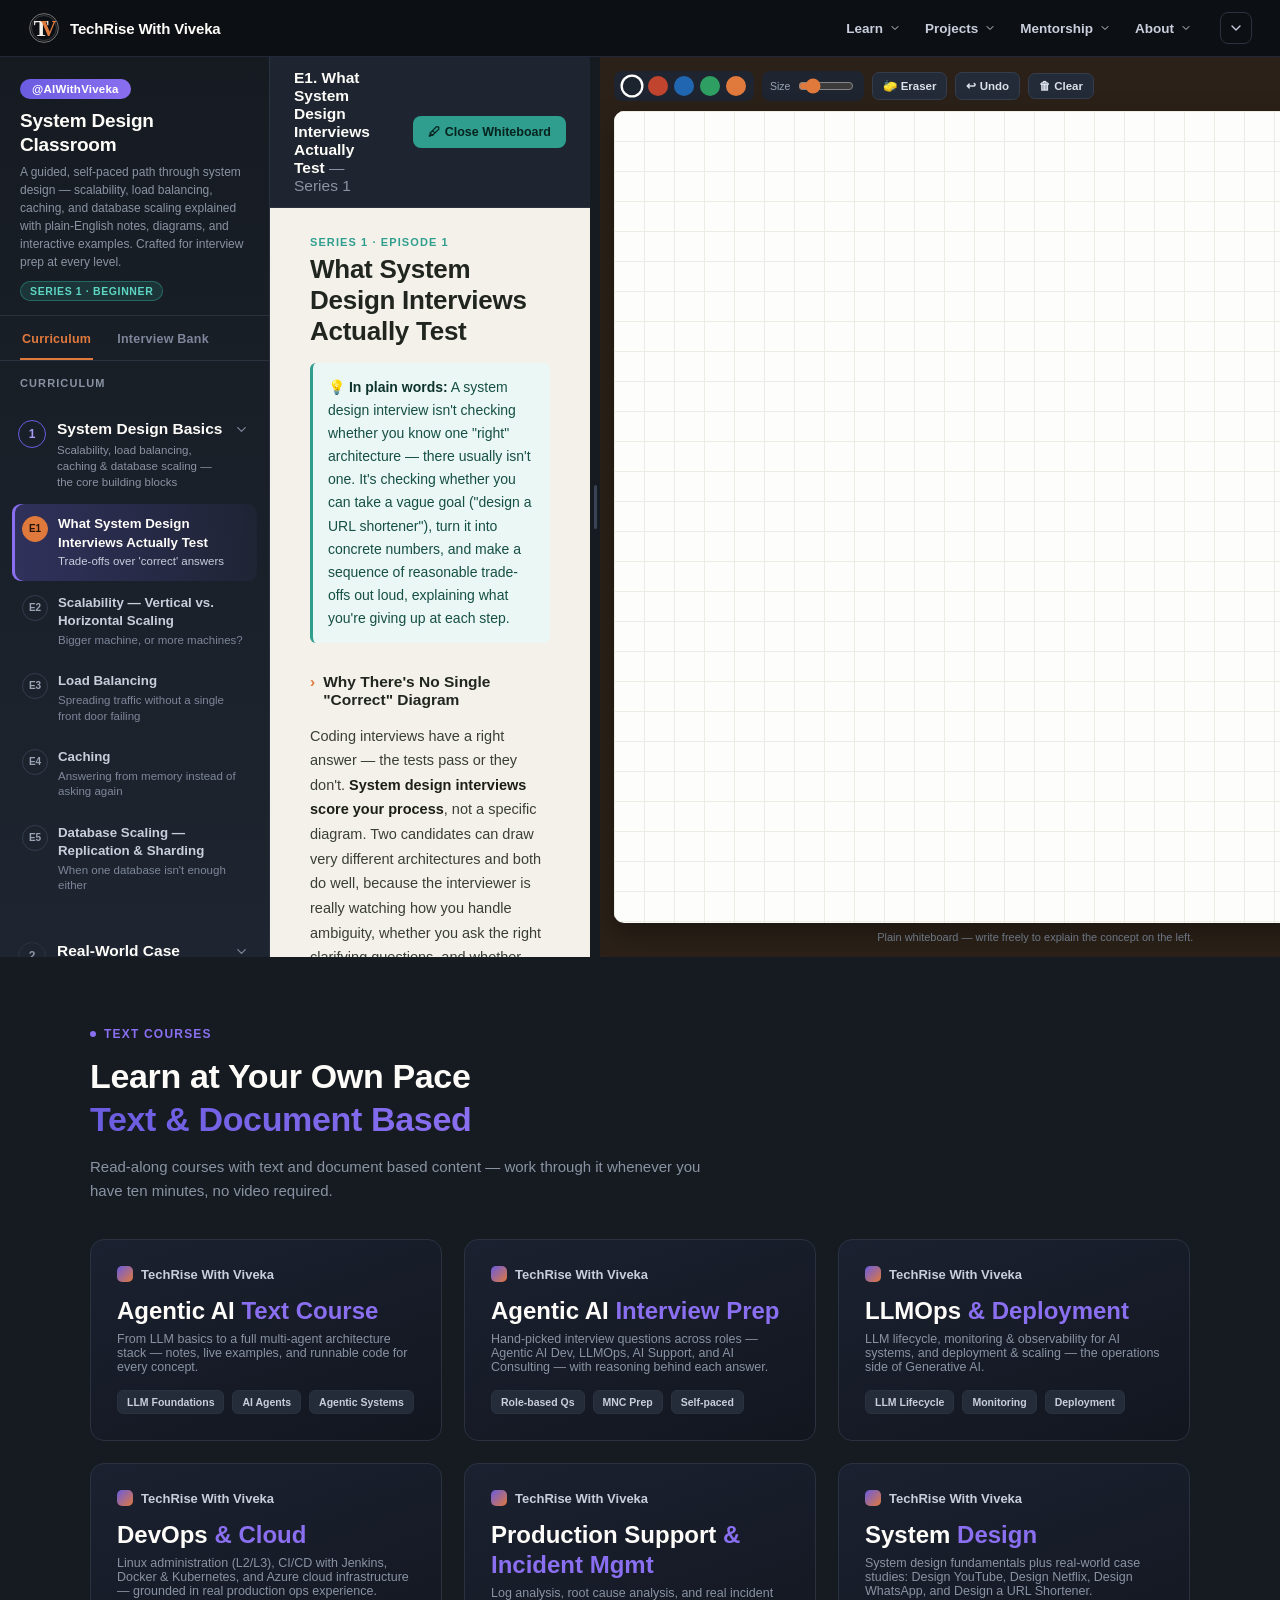
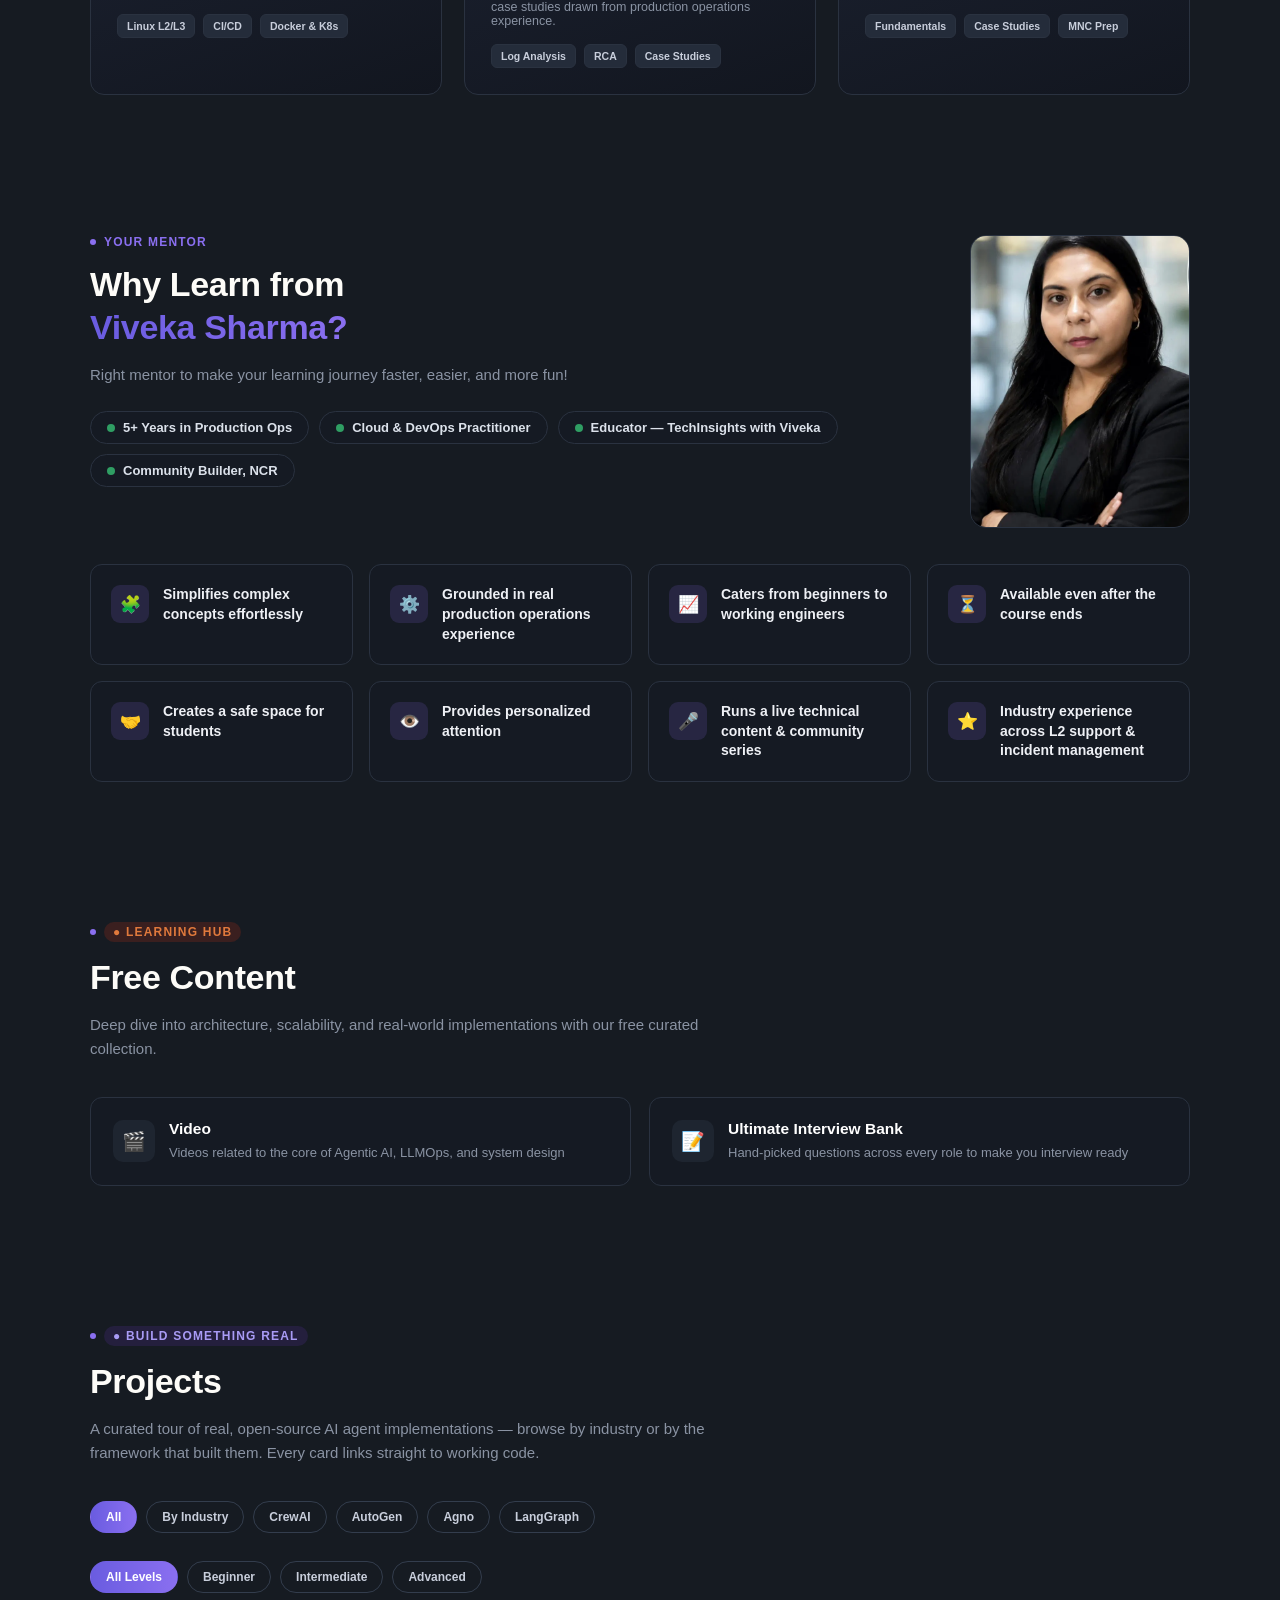
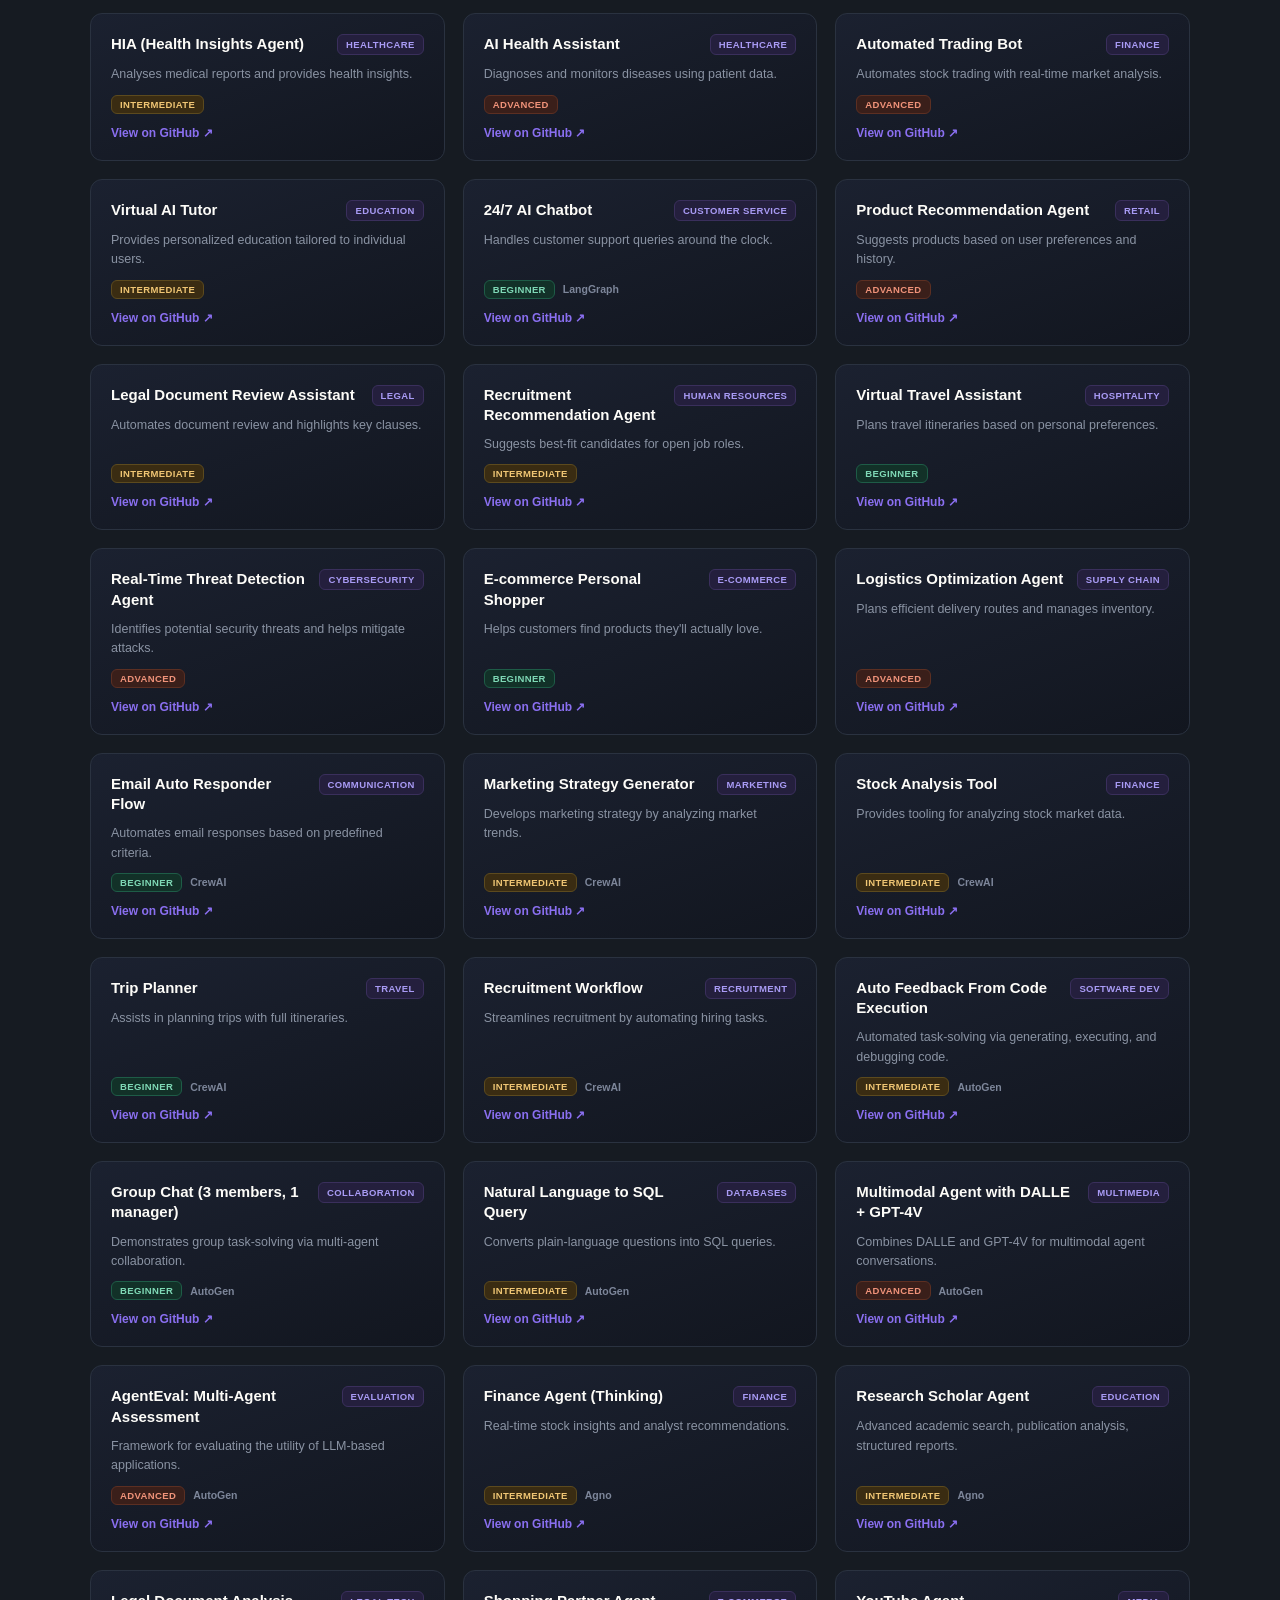
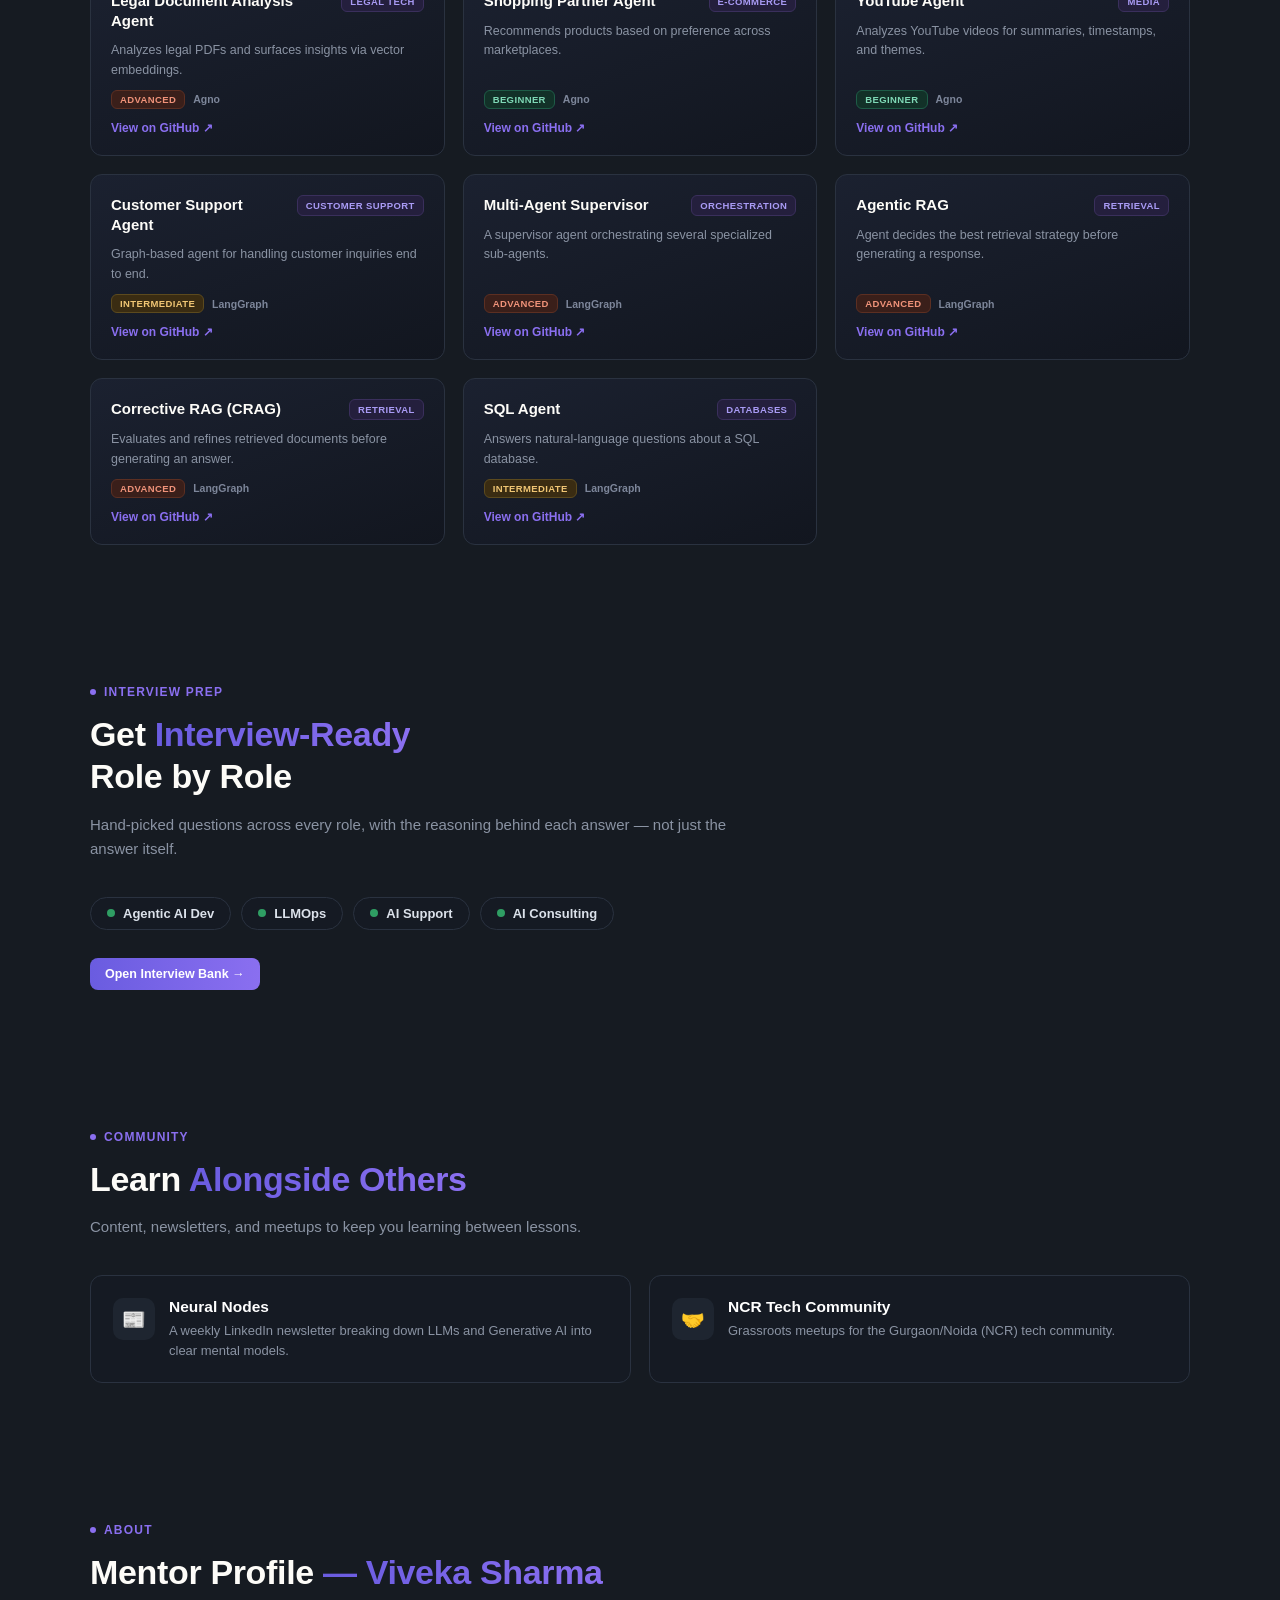
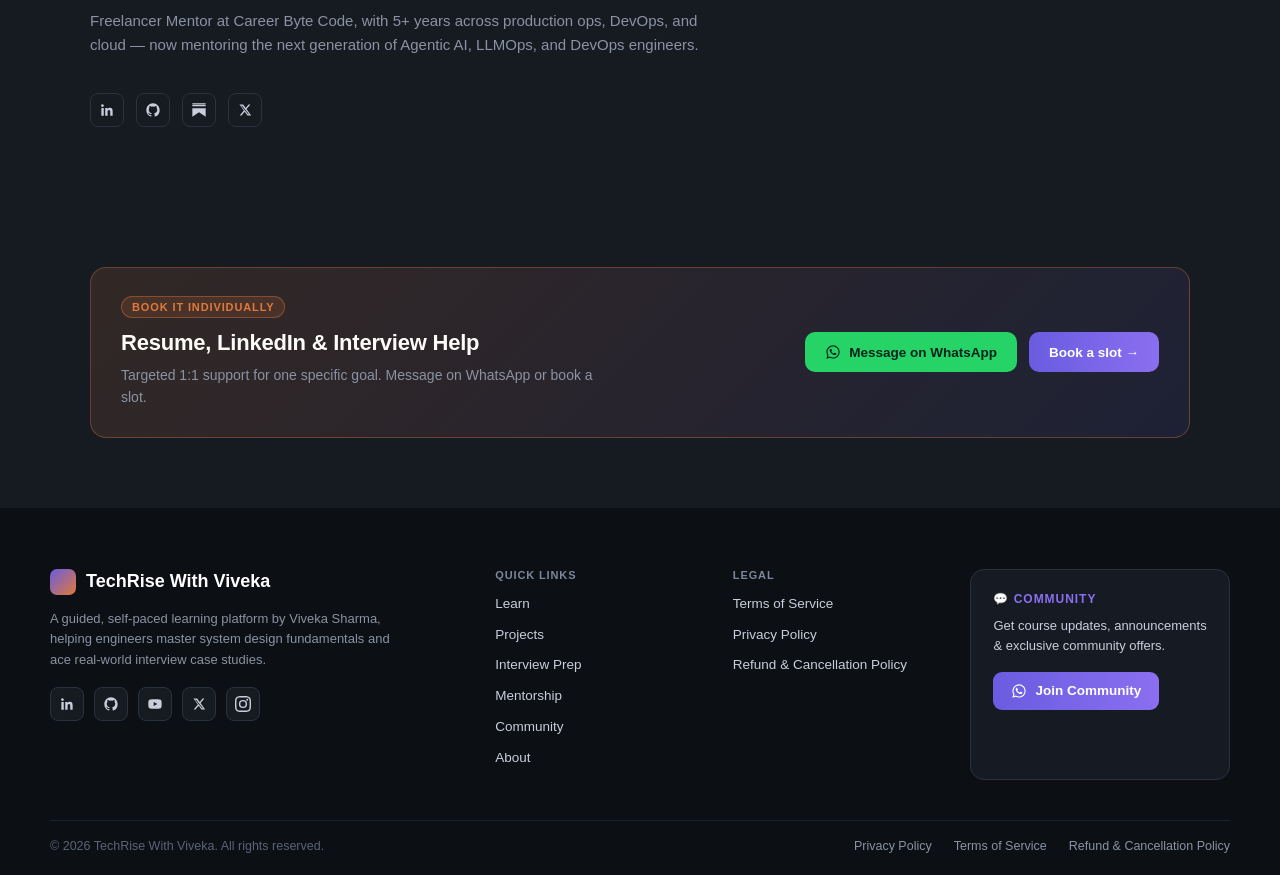
<file: system-design-classroom.html>
<!DOCTYPE html>
<html lang="en">
<head>
<meta charset="UTF-8">
<meta name="viewport" content="width=device-width, initial-scale=1.0">
<link rel="preconnect" href="https://fonts.googleapis.com">
<link rel="preconnect" href="https://fonts.gstatic.com" crossorigin>
<link href="https://fonts.googleapis.com/css2?family=Poppins:wght@500;600;700&display=swap" rel="stylesheet">
<title>System Design Classroom</title>
<style>
  :root{
    --ink:#1c2430;
    --board:#fdfdfb;
    --board-line:#ececE4;
    --frame:#2b2118;
    --frame-light:#4a3826;
    --side-bg:#161b22;
    --side-bg2:#1e2530;
    --accent:#e0793c;
    --teal:#2f9e8f;
    --text-dim:#8a93a3;
    --white:#fdfcf8;
    --main-bg:#f4f1ea;
    --card-bg:#ffffff;
    --card-line:#e5e0d3;
  }
  *{box-sizing:border-box;}
  html,body{
    margin:0; padding:0; height:100%;
    font-family:-apple-system,BlinkMacSystemFont,"Segoe UI",Roboto,Helvetica,Arial,sans-serif;
    background:var(--side-bg);
  }
  .app{ display:flex; height:100vh; width:100vw; flex-shrink:0; }

  /* ===== SIDEBAR ===== */
  .sidebar{
    width:270px; min-width:270px;
    background:linear-gradient(180deg,var(--side-bg) 0%, var(--side-bg2) 100%);
    color:var(--white);
    display:flex; flex-direction:column;
    overflow-y:auto;
    border-right:1px solid #2a3240;
  }
  .brand{ padding:22px 20px 14px 20px; border-bottom:1px solid #2a3240; }
  .handle-badge{
    display:inline-block; padding:4px 12px; margin-bottom:10px;
    background:linear-gradient(90deg,#6a5ce0,#8a6ff0); color:#fff;
    font-size:11.5px; font-weight:800; letter-spacing:.02em; border-radius:20px;
  }
  .brand-title{ font-size:19px; font-weight:800; letter-spacing:-0.01em; line-height:1.25; }
  .brand-sub{ font-size:12px; color:var(--text-dim); margin-top:6px; line-height:1.5; }
  .level-tag{
    display:inline-block; margin-top:10px; padding:3px 9px;
    background:rgba(47,158,143,0.18); border:1px solid rgba(47,158,143,0.5);
    color:#5fd6c4; font-size:10.5px; font-weight:700; letter-spacing:.06em;
    border-radius:20px; text-transform:uppercase;
  }
  .curriculum-label{
    padding:16px 20px 4px 20px; font-size:11px; font-weight:800; letter-spacing:.1em;
    color:var(--text-dim); text-transform:uppercase;
  }
  .part-block{ padding:10px 12px 8px 12px; }
  .series-block{
    padding:10px 4px 10px 4px; margin:6px 2px 4px 2px;
  }
  .series-head{ display:flex; align-items:flex-start; justify-content:space-between; gap:8px; cursor:pointer; }
  .series-row{ display:flex; align-items:flex-start; gap:11px; min-width:0; }
  .series-badge{
    flex:0 0 auto; width:28px; height:28px; border-radius:50%; margin-top:1px;
    border:1.5px solid #6a5ce0; color:#a99bf5; font-size:12px; font-weight:800;
    display:flex; align-items:center; justify-content:center;
  }
  .part-block.locked .series-badge{ border-color:#2a3240; color:var(--text-dim); }
  .series-text{ min-width:0; }
  .series-chevron{
    background:transparent; border:none; color:#7d869a; padding:2px; margin-top:1px;
    flex:0 0 auto; cursor:pointer; display:flex; transition:transform .18s ease;
  }
  .part-block.collapsed .series-chevron{ transform:rotate(-90deg); }
  .series-chevron svg{ width:15px; height:15px; }
  .part-block.collapsed .series-body{ display:none; }
  .series-title{ font-size:15.5px; font-weight:800; color:var(--white); line-height:1.3; }
  .series-sub{ font-size:11.5px; color:var(--text-dim); margin-top:3px; line-height:1.4; }
  .topic-btn{
    display:flex; align-items:flex-start; gap:10px; width:100%; text-align:left;
    background:transparent; border:none; color:#c8cedb; padding:11px 10px; border-radius:9px;
    cursor:pointer; font-size:13.3px; line-height:1.4; margin-bottom:2px;
    transition:background .15s ease, color .15s ease;
  }
  .topic-btn:hover{ background:#242c3a; color:var(--white); }
  .topic-btn.active{
    background:linear-gradient(90deg, rgba(106,92,224,0.28), rgba(106,92,224,0.06));
    color:var(--white); box-shadow:inset 3px 0 0 #8a6ff0;
  }
  .topic-num{
    flex:0 0 auto; min-width:26px; height:26px; padding:0 4px; border-radius:50%;
    background:transparent; border:1.5px solid #333d4d; color:#9aa4b5;
    font-size:10px; font-weight:800; display:flex;align-items:center;justify-content:center; margin-top:1px;
  }
  .topic-btn.active .topic-num{ background:var(--accent); border-color:var(--accent); color:#221207; }
  .topic-btn-body{ display:flex; flex-direction:column; gap:2px; }
  .topic-btn-title{ font-weight:700; }
  .topic-btn-sub{ font-size:11.5px; color:#7d869a; font-weight:500; line-height:1.35; }
  .topic-btn.active .topic-btn-sub{ color:#c8cedb; }
  .part-block.locked .topic-btn{ opacity:.4; cursor:not-allowed; }
  .sidebar-footer{ margin-top:auto; padding:14px 20px 18px 20px; font-size:11px; color:#5b6376; border-top:1px solid #2a3240; line-height:1.6; }

  /* ===== TOP BAR ===== */
  .center-col{ flex:1; display:flex; flex-direction:column; min-width:320px; }
  .topbar{
    display:flex; align-items:center; gap:14px; padding:12px 24px;
    background:var(--side-bg2); border-bottom:1px solid #2a3240;
  }
  .topbar-title{ color:var(--white); font-weight:700; font-size:15.5px; }
  .topbar-title .muted{ color:var(--text-dim); font-weight:500; }
  .spacer{ flex:1; }
  .wb-toggle{
    background:var(--teal); color:#06231e; border:none; font-weight:700; font-size:12.5px;
    padding:9px 15px; border-radius:8px; cursor:pointer; white-space:nowrap;
    display:flex; align-items:center; gap:6px;
  }
  .wb-toggle:hover{ filter:brightness(1.06); }

  /* ===== MAIN CONTENT (notes + interactive + code) ===== */
  .content{
    flex:1; overflow-y:auto; background:var(--main-bg);
    padding:28px 40px 60px 40px;
  }
  .content-inner{ max-width:820px; margin:0 auto; }
  .kicker{ font-size:11px; text-transform:uppercase; letter-spacing:.1em; color:var(--teal); font-weight:800; margin-bottom:6px; }
  .content h1{ font-size:26px; margin:0 0 16px 0; color:#20261f; letter-spacing:-0.01em; }
  .notes p{ font-size:14.5px; line-height:1.7; color:#3a3f36; }
  .notes ul{ padding-left:20px; margin:10px 0; }
  .notes li{ font-size:14.5px; line-height:1.65; color:#3a3f36; margin-bottom:7px; }
  .notes code{ background:#eae4d4; color:#8a3f14; padding:1.5px 6px; border-radius:4px; font-size:13px; }
  .notes .key{ color:#1b1f18; font-weight:700; }
  .callout{
    background:#fdf1e7; border-left:3px solid var(--accent); padding:12px 14px; border-radius:6px;
    font-size:13.5px; color:#6b3d16; margin:16px 0; line-height:1.6;
  }
  .plain-box{
    background:#eaf7f4; border-left:3px solid var(--teal); padding:13px 15px; border-radius:6px;
    font-size:14px; color:#164f45; margin:0 0 20px 0; line-height:1.65;
  }
  .plain-box b{ color:#0d332c; }
  .mini-diagram{
    background:#20261f; color:#dbe1ea; font-family:Menlo,Consolas,monospace; font-size:12px;
    padding:12px 14px; border-radius:8px; overflow-x:auto; margin:12px 0; line-height:1.6;
  }
  .figure{ margin:16px 0; }
  .figure .figure-frame{ background:#fbfaf6; border:1px solid var(--card-line); border-radius:10px; padding:14px; overflow-x:auto; }
  .figure svg{ display:block; width:100%; height:auto; min-width:520px; }
  .figure figcaption{ font-size:11.5px; color:#8a8570; margin-top:7px; font-style:italic; line-height:1.5; }
  .kv-list{ width:100%; border-collapse:collapse; margin:12px 0; }
  .kv-list td{ font-size:13px; padding:7px 8px; border-bottom:1px solid var(--card-line); vertical-align:top; color:#3a3f36; }
  .kv-list td:first-child{ font-weight:700; color:#20261f; white-space:nowrap; padding-right:14px; }

  .section-label{
    display:flex; align-items:center; gap:8px; margin:30px 0 14px 0;
    font-size:12px; text-transform:uppercase; letter-spacing:.08em; font-weight:800; color:#7a7562;
  }
  .section-label::after{ content:""; flex:1; height:1px; background:var(--card-line); }

  /* subtopics */
  h4.subtopic{
    font-size:15.5px; color:#20261f; margin:26px 0 8px 0; padding-top:4px; scroll-margin-top:20px;
    display:flex; align-items:baseline; gap:8px;
  }
  h4.subtopic::before{ content:"›"; color:var(--accent); font-weight:800; }
  h4.subtopic .new-tag{
    font-size:9.5px; text-transform:uppercase; letter-spacing:.05em; font-weight:800; color:#164f45;
    background:#d7f0ea; border:1px solid #2f9e8f; padding:2px 6px; border-radius:5px; vertical-align:middle;
  }
  .vec-row{ display:flex; gap:10px; flex-wrap:wrap; align-items:flex-end; }
  .vec-box{
    background:#fbfaf6; border:1px solid var(--card-line); border-radius:8px; padding:10px 12px; flex:1; min-width:200px;
  }
  .vec-box label{ font-size:11.5px; color:#7a7562; font-weight:700; display:block; margin-bottom:5px; }

  .card{
    background:var(--card-bg); border:1px solid var(--card-line); border-radius:12px;
    padding:20px 22px; margin-bottom:16px; box-shadow:0 1px 3px rgba(0,0,0,0.03);
  }
  .card h3{ margin:0 0 4px 0; font-size:15px; color:#20261f; }
  .card .hint{ font-size:12.5px; color:#8a8570; margin-bottom:14px; }

  /* widget bits */
  .row{ display:flex; gap:10px; flex-wrap:wrap; align-items:center; }
  input[type="text"], textarea.wb-input{
    font-family:inherit; font-size:13.5px; padding:9px 11px; border-radius:8px;
    border:1px solid #d8d2bf; background:#fbfaf6; color:#20261f; width:100%;
  }
  button.action{
    background:#20261f; color:#fdfcf8; border:none; padding:9px 16px; border-radius:8px;
    font-size:13px; font-weight:700; cursor:pointer; white-space:nowrap;
  }
  button.action.alt{ background:var(--accent); color:#221207; }
  button.action:hover{ filter:brightness(1.15); }

  .bar-row{ display:flex; align-items:center; gap:10px; margin:8px 0; }
  .bar-label{ width:110px; font-size:12.5px; color:#4a4638; font-weight:600; flex-shrink:0; }
  .bar-track{ flex:1; height:16px; background:#eee9da; border-radius:8px; overflow:hidden; }
  .bar-fill{ height:100%; border-radius:8px; transition:width .25s ease; }
  .bar-pct{ width:44px; font-size:12px; color:#7a7562; text-align:right; flex-shrink:0; }

  .token-chip{
    display:inline-block; padding:5px 9px; margin:3px; border-radius:6px;
    background:#fdf1e7; border:1px solid #e0793c; color:#8a3f14; font-size:12.5px; font-family:Menlo,monospace;
  }
  .flip-card{
    background:#fbfaf5; border:1px solid var(--card-line); border-radius:10px; padding:14px 16px;
    cursor:pointer; margin-bottom:10px; transition:background .15s ease;
  }
  .flip-card:hover{ background:#f4efe0; }
  .flip-card .fc-title{ font-weight:700; font-size:13.5px; color:#20261f; display:flex; justify-content:space-between; align-items:center;}
  .flip-card .fc-detail{ font-size:12.8px; color:#6b6250; margin-top:8px; display:none; line-height:1.55; }
  .flip-card.open .fc-detail{ display:block; }
  .flip-card .fc-arrow{ transition:transform .15s ease; color:#a89f88; }
  .flip-card.open .fc-arrow{ transform:rotate(90deg); }

  /* ===== SIDEBAR NAV TABS (Curriculum / Interview Bank) ===== */
  .nav-toggle{ display:flex; gap:22px; padding:16px 20px 0 20px; border-bottom:1px solid #2a3240; }
  .nav-tab{
    padding:0 2px 12px 2px; border:none; border-bottom:2px solid transparent; background:transparent;
    color:#7d869a; font-size:12.5px; font-weight:700; letter-spacing:.02em; cursor:pointer;
    transition:color .15s ease, border-color .15s ease;
  }
  .nav-tab:hover{ color:#c8cedb; }
  .nav-tab.active{
    color:var(--accent); border-bottom-color:var(--accent);
  }
  .bank-cat-btn{
    display:flex; justify-content:space-between; align-items:center; width:100%; text-align:left;
    background:transparent; border:none; color:#c8cedb; padding:10px 12px; border-radius:8px;
    cursor:pointer; font-size:12.8px; font-weight:600; margin-bottom:2px; gap:8px;
  }
  .bank-cat-btn:hover{ background:#242c3a; color:var(--white); }
  .bank-cat-btn.active{
    background:linear-gradient(90deg, rgba(106,92,224,0.28), rgba(106,92,224,0.06));
    color:var(--white); box-shadow:inset 3px 0 0 #8a6ff0; font-weight:700;
  }
  .bank-cat-count{
    flex:0 0 auto; background:#2a3240; color:#9aa4b5; font-size:10px; font-weight:800;
    padding:2px 8px; border-radius:20px;
  }
  .bank-cat-btn.active .bank-cat-count{ background:#8a6ff0; color:#fff; }

  /* ===== INTERVIEW BANK (main content) ===== */
  .ib-header-row{ display:flex; align-items:flex-start; gap:14px; margin-bottom:18px; }
  .ib-num-badge{
    flex:0 0 auto; background:linear-gradient(135deg,#6a5ce0,#8a6ff0); color:#fff; font-weight:800;
    font-size:19px; width:50px; height:50px; border-radius:13px; display:flex; align-items:center;
    justify-content:center;
  }
  .ib-header-text h1{ margin:0 0 3px 0; }
  .ib-subtitle{ font-size:13px; color:#7a7562; margin:0; line-height:1.5; }
  .ib-toolbar{ display:flex; align-items:center; gap:10px; margin:20px 0 22px 0; flex-wrap:wrap; }
  .ib-search{
    flex:1; min-width:200px; font-size:13.5px; padding:10px 14px; border-radius:9px;
    border:1px solid #d8d2bf; background:#fff; color:#20261f;
  }
  .ib-shown{ font-size:12px; color:#8a8570; white-space:nowrap; }
  .ib-btn{
    background:#fff; border:1px solid #d8d2bf; color:#20261f; font-size:12.3px; font-weight:700;
    padding:9px 14px; border-radius:9px; cursor:pointer; white-space:nowrap;
  }
  .ib-btn:hover{ background:#f4efe0; }
  .ib-card{
    background:var(--card-bg); border:1px solid var(--card-line); border-radius:12px;
    padding:18px 20px; margin-bottom:14px; box-shadow:0 1px 3px rgba(0,0,0,0.03);
  }
  .ib-card-top{ display:flex; justify-content:space-between; align-items:center; }
  .ib-badge{
    display:inline-block; background:#efe9fb; color:#5a3fb0; font-size:10px; font-weight:800;
    letter-spacing:.04em; text-transform:uppercase; padding:4px 10px; border-radius:20px;
  }
  .ib-num{ font-size:12px; color:#a89f88; font-weight:600; }
  .ib-roles{ margin:9px 0 2px 0; display:flex; flex-wrap:wrap; gap:5px; }
  .ib-question{ font-size:15px; font-weight:700; color:#20261f; margin:9px 0 13px 0; line-height:1.42; }
  .ib-show-btn{
    background:#fff; border:1px solid #6a5ce0; color:#5a3fb0; font-weight:700; font-size:12.3px;
    padding:8px 16px; border-radius:8px; cursor:pointer;
  }
  .ib-show-btn:hover{ background:#efe9fb; }
  .ib-answer{
    display:none; margin-top:14px; padding-top:14px; border-top:1px dashed var(--card-line);
    font-size:13.3px; color:#4a4638; line-height:1.65;
  }
  .ib-answer.show{ display:block; }
  .ib-answer .key{ color:#8a3f14; font-weight:700; }
  .ib-empty{ font-size:13px; color:#8a8570; padding:20px 0; }
  .role-chip{
    font-size:9.5px; font-weight:800; padding:2.5px 8px; border-radius:20px;
    text-transform:uppercase; letter-spacing:.03em; white-space:nowrap;
  }
  .role-chip.rc-agentic{ background:#efe9fb; color:#5a3fb0; border:1px solid #b6a2ef; }
  .role-chip.rc-consultant{ background:#eaf7f4; color:#164f45; border:1px solid #2f9e8f; }
  .role-chip.rc-llmops{ background:#fdf1e7; color:#8a3f14; border:1px solid #e0793c; }
  .role-chip.rc-fde{ background:#e8f0fb; color:#1a4a8a; border:1px solid #7fa4e0; }
  .role-chip.rc-support{ background:#fbeaea; color:#8a2020; border:1px solid #d99a9a; }
  .role-chip.rc-fresher{ background:#fff6e0; color:#8a6a10; border:1px solid #e0c060; }

  .stage-card{
    display:inline-block; width:31%; min-width:190px; vertical-align:top;
    background:#fbfaf5; border:1px solid var(--card-line); border-radius:10px; padding:14px; margin:0 1% 12px 0;
    cursor:pointer;
  }
  .stage-card h4{ margin:0 0 6px 0; font-size:13.5px; color:#20261f; }
  .stage-card p{ font-size:12px; color:#7a7562; margin:0; line-height:1.5; }
  .stage-card .fix{ display:none; font-size:12px; color:#8a3f14; margin-top:8px; line-height:1.5; }
  .stage-card.open .fix{ display:block; }

  /* code playground */
  .code-editor{
    width:100%; min-height:120px; background:#161b22; color:#dbe1ea; font-family:Menlo,Consolas,monospace;
    font-size:12.8px; line-height:1.55; border:none; border-radius:8px; padding:14px; resize:vertical;
  }
  .code-toolbar{ display:flex; justify-content:space-between; align-items:center; margin-top:10px; }
  .code-output{
    margin-top:10px; background:#0d1117; color:#8bd18b; font-family:Menlo,Consolas,monospace; font-size:12.5px;
    padding:12px 14px; border-radius:8px; min-height:20px; white-space:pre-wrap; display:none;
  }
  .code-output.error{ color:#ff9a8b; }
  .code-output.show{ display:block; }

  /* framework-link cards */
  .fw-card{ border-color:#e0d4f5; background:#fbfaff; }
  .fw-badge{
    display:inline-flex; align-items:center; padding:4px 11px; border-radius:20px;
    background:#efe9fc; color:#5b3fa8; font-size:10px; font-weight:800;
    letter-spacing:.05em; text-transform:uppercase; margin-bottom:10px;
  }
  .fw-card h3{ margin:0 0 8px 0; }
  .fw-blurb{ font-size:13.5px; color:#4a4638; line-height:1.65; margin:0 0 14px 0; }
  .fw-codebox{ background:#161b22; border-radius:9px; overflow:hidden; margin-bottom:2px; }
  .fw-codebox-header{
    display:flex; align-items:center; justify-content:space-between; padding:8px 14px;
    font-family:Menlo,Consolas,monospace; font-size:11px; color:#7d869a;
    border-bottom:1px solid #2a3240;
  }
  .fw-codebox pre{
    margin:0; padding:14px; font-family:Menlo,Consolas,monospace; font-size:12.3px; line-height:1.6;
    color:#dbe1ea; overflow-x:auto; white-space:pre;
  }

  /* ===== WHITEBOARD PANEL (repositioned here) ===== */
  .wb-panel{
    width:0; overflow:hidden; flex-shrink:0; background:var(--frame);
    display:flex; flex-direction:column; transition:width .22s ease;
  }
  .wb-panel.resizing{ transition:none; }
  .wb-panel.open{ width:min(68vw, 980px); }
  .resize-handle{
    display:none; width:10px; flex:0 0 auto; cursor:col-resize; position:relative;
    background:var(--side-bg); z-index:20;
  }
  .resize-handle.active{ display:flex; align-items:center; justify-content:center; }
  .resize-handle span{
    width:3px; height:44px; border-radius:3px; background:#3a4356; transition:background .15s ease;
  }
  .resize-handle:hover span, .resize-handle.dragging span{ background:#8a6ff0; }
  .resize-handle.dragging{ background:#12151b; }
  .wb-panel-inner{ width:100%; height:100%; display:flex; flex-direction:column; padding:14px; }
  .wb-toolbar{
    display:flex; align-items:center; gap:8px; flex-wrap:wrap; margin-bottom:10px;
  }
  .swatch{ width:20px;height:20px; border-radius:50%; cursor:pointer; border:2px solid transparent; }
  .swatch.selected{ border-color:#fff; transform:scale(1.15); }
  .mini-group{ display:flex; align-items:center; gap:6px; background:#1e2530; padding:5px 8px; border-radius:8px; }
  .mini-btn{
    background:#232b38; border:1px solid #333d4d; color:#dbe1ea; font-size:11.5px; font-weight:600;
    padding:6px 10px; border-radius:7px; cursor:pointer; white-space:nowrap;
  }
  .mini-btn:hover{ background:#2c3646; }
  .mini-btn.active{ background:var(--accent); color:#221207; border-color:var(--accent); }
  .size-range{ width:56px; accent-color:var(--accent); }
  .board-frame{
    flex:1; border-radius:10px; overflow:hidden; position:relative;
    box-shadow:0 10px 26px rgba(0,0,0,0.35);
  }
  .board{
    position:absolute; inset:0; background:var(--board);
    background-image:linear-gradient(var(--board-line) 1px, transparent 1px), linear-gradient(90deg, var(--board-line) 1px, transparent 1px);
    background-size:30px 30px;
  }
  .board canvas{ position:absolute; top:0; left:0; width:100%; height:100%; touch-action:none; cursor:crosshair; }
  .wb-caption{ color:#7d8798; font-size:11px; margin-top:8px; text-align:center; }

  @media (max-width:1100px){
    .sidebar{ width:220px; min-width:220px; }
    .wb-panel.open{ width:min(75vw, 620px); }
  }

  /* ================= LANDING SECTIONS (below the app) ================= */
  .landing{ background:var(--side-bg); color:var(--white); }
  .landing-section{ padding:70px 40px; max-width:1180px; margin:0 auto; }
  .landing-eyebrow{
    display:flex; align-items:center; gap:8px; font-size:12px; font-weight:800;
    letter-spacing:.1em; text-transform:uppercase; color:#8a6ff0; margin-bottom:14px;
  }
  .landing-eyebrow::before{ content:""; width:6px; height:6px; border-radius:50%; background:#8a6ff0; }
  .landing-h2{ font-size:34px; font-weight:800; line-height:1.25; margin:0 0 14px 0; letter-spacing:-0.01em; }
  .landing-h2 .grad{ background:linear-gradient(90deg,#6a5ce0,#8a6ff0); -webkit-background-clip:text; background-clip:text; color:transparent; }
  .landing-sub{ font-size:15px; color:var(--text-dim); max-width:640px; line-height:1.6; margin-bottom:36px; }

  /* Text courses */
  .course-grid{ display:grid; grid-template-columns:repeat(auto-fit,minmax(280px,1fr)); gap:22px; }
  .course-card{
    border-radius:14px; padding:26px; min-height:180px; position:relative; overflow:hidden;
    border:1px solid #2a3240; background:linear-gradient(160deg,#1b2130,#12161f);
  }
  .course-card .cc-brand{ display:flex; align-items:center; gap:8px; font-size:13px; font-weight:700; color:#c8cedb; margin-bottom:14px; }
  .course-card .cc-brand .dot{ width:16px; height:16px; border-radius:5px; background:linear-gradient(135deg,#6a5ce0,#e0793c); flex:0 0 auto; }
  .course-card h3{ font-size:24px; line-height:1.25; margin:0 0 6px 0; font-weight:800; }
  .course-card h3 .accent{ color:#8a6ff0; }
  .course-card .cc-desc{ font-size:12.5px; color:var(--text-dim); margin-bottom:16px; }
  .cc-tags{ display:flex; flex-wrap:wrap; gap:8px; }
  .cc-tag{
    font-size:10.5px; font-weight:700; color:#c8cedb; background:#242c3a; border:1px solid #2a3240;
    padding:5px 9px; border-radius:6px;
  }

  /* Projects */
  .proj-filter-row{ display:flex; flex-wrap:wrap; gap:9px; margin-bottom:28px; }
  .proj-filter-btn{
    font-size:12px; font-weight:700; color:#c8cedb; background:transparent; border:1px solid #333d4d;
    padding:8px 15px; border-radius:20px; cursor:pointer; transition:all .15s ease;
  }
  .proj-filter-btn:hover{ background:#242c3a; }
  .proj-filter-btn.active{ background:linear-gradient(90deg,#6a5ce0,#8a6ff0); color:#fff; border-color:transparent; }
  .proj-grid{ display:grid; grid-template-columns:repeat(auto-fit,minmax(270px,1fr)); gap:18px; }
  .proj-card{
    border-radius:12px; padding:20px; border:1px solid #2a3240; background:linear-gradient(160deg,#1b2130,#12161f);
    display:flex; flex-direction:column; gap:10px;
  }
  .proj-card .pc-top{ display:flex; align-items:flex-start; justify-content:space-between; gap:10px; }
  .proj-card h4{ font-size:15px; font-weight:800; margin:0; line-height:1.35; color:var(--white); }
  .pc-industry{
    flex:0 0 auto; font-size:9.5px; font-weight:800; text-transform:uppercase; letter-spacing:.04em;
    color:#a99bf5; background:#241f3d; border:1px solid #3a2f5c; padding:4px 8px; border-radius:6px; white-space:nowrap;
  }
  .proj-card p{ font-size:12.5px; color:var(--text-dim); line-height:1.55; margin:0; flex:1; }
  .pc-fw{ font-size:10.5px; font-weight:700; color:#7d869a; }
  .pc-meta-row{ display:flex; align-items:center; gap:8px; flex-wrap:wrap; }
  .pc-level{
    font-size:9.5px; font-weight:800; text-transform:uppercase; letter-spacing:.04em;
    padding:3px 8px; border-radius:6px; border:1px solid transparent;
  }
  .pc-level.beginner{ color:#7fd9b6; background:#123128; border-color:#1e5c47; }
  .pc-level.intermediate{ color:#f0c674; background:#3a2c12; border-color:#5c4a1e; }
  .pc-level.advanced{ color:#f0937a; background:#3a1f1a; border-color:#5c2f22; }
  .proj-filter-row.level-row{ margin-bottom:20px; }
  .proj-filter-btn.level-btn.beginner.active{ background:linear-gradient(90deg,#1e5c47,#2f9e8f); }
  .proj-filter-btn.level-btn.intermediate.active{ background:linear-gradient(90deg,#8a5a1e,#e0793c); }
  .proj-filter-btn.level-btn.advanced.active{ background:linear-gradient(90deg,#7a2f22,#c0463a); }
  .pc-link{
    display:inline-flex; align-items:center; gap:5px; font-size:12px; font-weight:700; color:#8a6ff0;
    text-decoration:none; margin-top:2px;
  }
  .pc-link:hover{ color:#a99bf5; }
  .proj-credit{
    font-size:12px; color:var(--text-dim); margin-top:30px; padding-top:20px; border-top:1px solid #2a3240;
  }
  .proj-credit a{ color:#8a6ff0; text-decoration:none; font-weight:700; }
  .proj-credit a:hover{ text-decoration:underline; }

  /* Mentor */
  .mentor-badges{ display:flex; flex-wrap:wrap; gap:10px; margin-bottom:34px; }
  .mentor-badge{
    display:flex; align-items:center; gap:8px; padding:8px 16px; border-radius:20px;
    background:#151a23; border:1px solid #2a3240; font-size:13px; font-weight:700; color:#dbe1ea;
  }
  .mentor-badge .dot{ width:8px; height:8px; border-radius:50%; background:#2f9e63; }
  .mentor-grid{ display:grid; grid-template-columns:repeat(auto-fit,minmax(230px,1fr)); gap:16px; }
  .mentor-card{
    display:flex; align-items:flex-start; gap:14px; padding:20px; border-radius:12px;
    background:#151a23; border:1px solid #2a3240;
  }
  .mentor-card .icon{
    width:38px; height:38px; border-radius:9px; display:flex; align-items:center; justify-content:center;
    font-size:17px; flex:0 0 auto; background:rgba(138,111,240,0.15);
  }
  .mentor-card .txt{ font-size:14px; font-weight:700; color:#eef0f5; line-height:1.4; }

  /* Free content */
  .free-grid{ display:grid; grid-template-columns:repeat(auto-fit,minmax(260px,1fr)); gap:18px; }
  .free-card{
    display:flex; gap:14px; padding:22px; border-radius:12px; background:#151a23; border:1px solid #2a3240;
    transition:border-color .15s ease, transform .15s ease; cursor:pointer;
  }
  .free-card:hover{ border-color:#6a5ce0; transform:translateY(-2px); }
  .free-card .icon{
    width:42px; height:42px; border-radius:10px; background:#20261f; background:#1e2530;
    display:flex; align-items:center; justify-content:center; font-size:19px; flex:0 0 auto;
  }
  .free-card h4{ margin:0 0 5px 0; font-size:15.5px; font-weight:800; color:#fff; }
  .free-card p{ margin:0; font-size:13px; color:var(--text-dim); line-height:1.5; }

  /* Footer */
  .site-footer{ background:#0c0f14; border-top:1px solid #22283400; padding:60px 40px 0 40px; }
  .footer-inner{ max-width:1180px; margin:0 auto; }
  .footer-grid{ display:grid; grid-template-columns:1.6fr 0.8fr 0.8fr 1fr; gap:30px; padding-bottom:40px; }
  @media (max-width:820px){ .footer-grid{ grid-template-columns:1fr 1fr; } }
  .footer-brand{ display:flex; align-items:center; gap:10px; margin-bottom:14px; }
  .footer-brand .dot{ width:26px; height:26px; border-radius:7px; background:linear-gradient(135deg,#6a5ce0,#e0793c); }
  .footer-brand span{ font-size:18px; font-weight:800; color:#fff; }
  .footer-desc{ font-size:13px; color:var(--text-dim); line-height:1.6; max-width:340px; margin-bottom:16px; }
  .footer-social{ display:flex; gap:10px; }
  .footer-social a{
    width:34px; height:34px; border-radius:8px; background:#161b22; border:1px solid #2a3240;
    display:flex; align-items:center; justify-content:center; color:#c8cedb; text-decoration:none; font-size:14px;
  }
  .footer-col-title{ font-size:11px; font-weight:800; letter-spacing:.08em; text-transform:uppercase; color:#7d869a; margin-bottom:14px; }
  .footer-col a{
    display:block; font-size:13.5px; color:#c8cedb; text-decoration:none; margin-bottom:12px; line-height:1.4;
  }
  .footer-col a:hover{ color:#fff; }
  .footer-discord{
    background:#151a23; border:1px solid #2a3240; border-radius:14px; padding:22px;
  }
  .footer-discord .fd-label{ display:flex; align-items:center; gap:7px; font-size:12px; font-weight:800; color:#8a6ff0; letter-spacing:.08em; text-transform:uppercase; margin-bottom:10px; }
  .footer-discord p{ font-size:13px; color:#c8cedb; line-height:1.55; margin:0 0 16px 0; }
  .footer-discord-btn{
    display:inline-flex; align-items:center; gap:8px; background:linear-gradient(90deg,#6a5ce0,#8a6ff0);
    color:#fff; font-weight:700; font-size:13.5px; padding:11px 18px; border-radius:9px; text-decoration:none; border:none;
  }
  .footer-bottom{
    border-top:1px solid #1c222c; padding:18px 0 22px 0; display:flex; align-items:center; justify-content:space-between;
    flex-wrap:wrap; gap:10px; font-size:12.5px; color:#5b6376;
  }
  .footer-bottom-links{ display:flex; gap:22px; flex-wrap:wrap; }
  .footer-bottom-links a{ color:#8a93a3; text-decoration:none; }
  .footer-bottom-links a:hover{ color:#fff; }

  /* ===== 1:1 SUPPORT ===== */
  .support-card{
    display:flex; align-items:center; justify-content:space-between; gap:28px; flex-wrap:wrap;
    background:linear-gradient(135deg, rgba(224,121,60,0.14), rgba(106,92,224,0.10));
    border:1px solid rgba(224,121,60,0.35); border-radius:16px;
    padding:28px 30px;
  }
  .support-card .sc-left{ flex:1; min-width:260px; }
  .support-tag{
    display:inline-block; font-size:11px; font-weight:800; letter-spacing:.08em; text-transform:uppercase;
    color:#e0793c; background:rgba(224,121,60,0.14); border:1px solid rgba(224,121,60,0.4);
    padding:4px 10px; border-radius:20px; margin-bottom:12px;
  }
  .support-card h3{ font-size:22px; font-weight:800; color:var(--white); margin:0 0 8px 0; letter-spacing:-0.01em; }
  .support-card p{ font-size:14px; color:var(--text-dim); line-height:1.6; margin:0; max-width:480px; }
  .support-actions{ display:flex; gap:12px; flex-wrap:wrap; flex:0 0 auto; }
  .support-btn{
    display:inline-flex; align-items:center; gap:8px; text-decoration:none;
    padding:12px 20px; border-radius:10px; font-size:13.5px; font-weight:800; white-space:nowrap;
  }
  .support-btn.primary{ background:linear-gradient(90deg,#6a5ce0,#8a6ff0); color:#fff; }
  .support-btn.whatsapp{ background:#25D366; color:#06231e; }
  .support-btn.primary:hover, .support-btn.whatsapp:hover{ filter:brightness(1.08); }
  .support-btn svg{ width:16px; height:16px; }

  /* ===== TOP NAV ===== */
  .top-nav{
    position:sticky; top:0; z-index:200;
    display:flex; align-items:center; gap:28px;
    padding:12px 28px; background:#0c0f14; border-bottom:1px solid #22283a;
  }
  .top-nav .tn-brand{ display:flex; align-items:center; gap:9px; font-weight:800; color:var(--white); font-size:15px; letter-spacing:-0.01em; margin-right:auto; }
  .top-nav .tn-brand .dot{ width:8px; height:8px; border-radius:50%; background:linear-gradient(90deg,#6a5ce0,#8a6ff0); flex:0 0 auto; }
  .top-nav .tn-links{ display:flex; align-items:center; gap:24px; transition:opacity .15s ease; }
  .top-nav .tn-links a{
    color:#c8cedb; text-decoration:none; font-size:13.5px; font-weight:600;
    transition:color .15s ease;
  }
  .top-nav .tn-links a:hover{ color:var(--white); }
  .top-nav.nav-collapsed .tn-links{ display:none; }
  .nav-toggle-btn{
    background:transparent; border:1px solid #2a3240; color:#c8cedb; border-radius:8px;
    width:32px; height:32px; display:flex; align-items:center; justify-content:center; cursor:pointer;
    flex:0 0 auto; transition:background .15s ease, transform .2s ease;
  }
  .nav-toggle-btn:hover{ background:#1c2430; color:var(--white); }
  .nav-toggle-btn svg{ width:16px; height:16px; transition:transform .2s ease; }
  .top-nav.nav-collapsed .nav-toggle-btn svg{ transform:rotate(180deg); }
  @media (max-width:720px){
    .top-nav{ gap:14px; padding:10px 14px; flex-wrap:wrap; }
    .top-nav .tn-links{ gap:14px; }
  }

  /* ===== TOP NAV — DROPDOWN MENU ===== */
  .tn-dropdown{ position:relative; }
  .tn-dd-toggle{
    display:flex; align-items:center; gap:6px;
    background:transparent; border:none; padding:0;
    color:#c8cedb; font-size:13.5px; font-weight:600; font-family:inherit;
    cursor:pointer; transition:color .15s ease;
  }
  .tn-dd-toggle svg{ width:12px; height:12px; transition:transform .18s ease; flex:0 0 auto; }
  .tn-dropdown:hover .tn-dd-toggle,
  .tn-dropdown.open .tn-dd-toggle{ color:var(--white); }
  .tn-dropdown:hover .tn-dd-toggle svg,
  .tn-dropdown.open .tn-dd-toggle svg{ transform:rotate(180deg); }

  .tn-dd-panel{
    position:absolute; top:100%; left:50%; transform:translate(-50%,6px);
    margin-top:14px; min-width:260px;
    background:#161b22; border:1px solid #2a3240; border-radius:12px;
    box-shadow:0 18px 38px rgba(0,0,0,.45);
    padding:8px; opacity:0; visibility:hidden; pointer-events:none;
    transition:opacity .15s ease, transform .15s ease, visibility .15s ease;
    z-index:300;
  }
  /* Invisible bridge over the gap between the toggle and the panel, so moving
     the mouse straight down from the button to the panel never leaves a
     hoverable area (which was previously closing the menu mid-move). */
  .tn-dd-panel::before{
    content:''; position:absolute; top:-14px; left:0; right:0; height:14px;
  }
  .tn-dropdown:hover .tn-dd-panel,
  .tn-dropdown.open .tn-dd-panel{
    opacity:1; visibility:visible; pointer-events:auto; transform:translate(-50%,0);
  }
  .tn-dd-item{
    display:flex; align-items:center; justify-content:space-between; gap:10px;
    padding:10px 12px; border-radius:8px; text-decoration:none;
    color:#c8cedb; font-size:13.3px; font-weight:600; line-height:1.35;
    transition:background .15s ease, color .15s ease; white-space:nowrap;
  }
  .tn-dd-item:hover{ background:#242c3a; color:var(--white); }
  .tn-dd-item.current{
    background:linear-gradient(90deg, rgba(106,92,224,0.28), rgba(106,92,224,0.06));
    color:var(--white); box-shadow:inset 3px 0 0 #8a6ff0;
  }
  .tn-badge{
    flex:0 0 auto; font-size:9.5px; font-weight:800; letter-spacing:.04em; text-transform:uppercase;
    color:var(--text-dim); border:1px solid #333d4d; padding:2px 7px; border-radius:20px;
  }
  .tn-dd-item.current .tn-badge{ color:#5fd6c4; border-color:rgba(47,158,143,0.5); background:rgba(47,158,143,0.18); }

  /* Nested flyout submenu (e.g. Mentorship inside Projects) */
  .tn-dd-item.has-sub{ position:relative; padding:0; display:block; }
  .tn-dd-subtoggle{
    width:100%; display:flex; align-items:center; justify-content:space-between; gap:10px;
    background:transparent; border:none; padding:10px 12px; border-radius:8px;
    color:#c8cedb; font-size:13.3px; font-weight:600; font-family:inherit; text-align:left;
    cursor:pointer; transition:background .15s ease, color .15s ease;
  }
  .tn-dd-subtoggle svg{ width:12px; height:12px; flex:0 0 auto; transition:transform .15s ease; }
  .tn-dd-subtoggle:hover,
  .has-sub.sub-open .tn-dd-subtoggle{ background:#242c3a; color:var(--white); }
  .has-sub.sub-open .tn-dd-subtoggle svg{ transform:rotate(90deg); }

  .tn-dd-subpanel{
    position:absolute; top:0; left:100%; margin-left:8px; min-width:230px;
    background:#161b22; border:1px solid #2a3240; border-radius:12px;
    box-shadow:0 18px 38px rgba(0,0,0,.45);
    padding:8px; opacity:0; visibility:hidden; pointer-events:none;
    transform:translateX(4px);
    transition:opacity .15s ease, transform .15s ease, visibility .15s ease;
  }
  .has-sub:hover .tn-dd-subpanel,
  .has-sub.sub-open .tn-dd-subpanel{
    opacity:1; visibility:visible; pointer-events:auto; transform:translateX(0);
  }

  @media (max-width:900px){
    .top-nav .tn-links{ gap:16px; }
    .tn-dd-panel{ left:0; transform:translate(0,6px); min-width:240px; }
    .tn-dropdown:hover .tn-dd-panel,
    .tn-dropdown.open .tn-dd-panel{ transform:translate(0,0); }

    .tn-dd-subpanel{
      position:static; left:auto; margin-left:0; margin-top:2px; transform:none;
      box-shadow:none; border:none; border-left:2px solid #333d4d; border-radius:0;
      padding:2px 0 2px 12px; display:none;
    }
    .has-sub:hover .tn-dd-subpanel{ opacity:0; visibility:hidden; pointer-events:none; }
    .has-sub.sub-open .tn-dd-subpanel{ display:block; opacity:1; visibility:visible; pointer-events:auto; }
  }
</style>
</head>
<body>

<!-- ===== TOP NAV ===== -->
<nav class="top-nav">
  <a href="index.html" class="tn-brand" style="text-decoration:none;display:inline-flex;align-items:center;gap:10px;"><svg width="32" height="32" viewBox="0 0 200 200" xmlns="http://www.w3.org/2000/svg" style="flex:0 0 auto;" aria-hidden="true"><circle cx="100" cy="100" r="90" fill="none" stroke="#e8e6df" stroke-width="3"/><circle cx="100" cy="100" r="78" fill="none" stroke="#e8e6df" stroke-width="1.4"/><text x="82" y="152" font-family="Georgia,'Times New Roman',serif" font-weight="700" font-size="140" text-anchor="middle" fill="#f4f1ea">T</text><text x="128" y="152" font-family="Georgia,'Times New Roman',serif" font-weight="700" font-size="140" text-anchor="middle" fill="#e0793c">V</text></svg><span>TechRise With Viveka</span></a>
  <div class="tn-links">

    <div class="tn-dropdown">
      <button type="button" class="tn-dd-toggle">Learn
        <svg viewBox="0 0 24 24" fill="none" stroke="currentColor" stroke-width="2" stroke-linecap="round" stroke-linejoin="round"><polyline points="6 9 12 15 18 9"></polyline></svg>
      </button>
      <div class="tn-dd-panel">
        <a href="index.html" class="tn-dd-item"><span>Agentic AI Classroom</span></a>
        <a href="system-design-classroom.html" class="tn-dd-item current"><span>System Design Classroom</span><span class="tn-badge">You're here</span></a>
      </div>
    </div>

    <div class="tn-dropdown">
      <button type="button" class="tn-dd-toggle">Projects
        <svg viewBox="0 0 24 24" fill="none" stroke="currentColor" stroke-width="2" stroke-linecap="round" stroke-linejoin="round"><polyline points="6 9 12 15 18 9"></polyline></svg>
      </button>
      <div class="tn-dd-panel">
        <a href="#interviewPrep" class="tn-dd-item"><span>Interview Prep</span></a>
        <a href="#projects" class="tn-dd-item"><span>Agentic AI</span></a>
        <a href="system-design-projects.html" class="tn-dd-item"><span>System Design</span><span class="tn-badge">Coming soon</span></a>
      </div>
    </div>

    <div class="tn-dropdown">
      <button type="button" class="tn-dd-toggle">Mentorship
        <svg viewBox="0 0 24 24" fill="none" stroke="currentColor" stroke-width="2" stroke-linecap="round" stroke-linejoin="round"><polyline points="6 9 12 15 18 9"></polyline></svg>
      </button>
      <div class="tn-dd-panel">
        <a href="#support1on1" class="tn-dd-item"><span>1:1 Guidance</span></a>
        <a href="#support1on1" class="tn-dd-item"><span>Resume &amp; ATS Optimization</span></a>
        <a href="#support1on1" class="tn-dd-item"><span>LinkedIn / Personal Branding</span></a>
      </div>
    </div>

    <div class="tn-dropdown">
      <button type="button" class="tn-dd-toggle">About
        <svg viewBox="0 0 24 24" fill="none" stroke="currentColor" stroke-width="2" stroke-linecap="round" stroke-linejoin="round"><polyline points="6 9 12 15 18 9"></polyline></svg>
      </button>
      <div class="tn-dd-panel">
        <a href="#about" class="tn-dd-item"><span>Mentor Profile — Viveka Sharma</span></a>
        <a href="#about" class="tn-dd-item"><span>Connect (LinkedIn, GitHub, Substack, X)</span></a>
      </div>
    </div>

  </div>
  <button class="nav-toggle-btn" id="navToggleBtn" aria-label="Collapse navigation links" title="Collapse navigation links">
    <svg viewBox="0 0 24 24" fill="none" stroke="currentColor" stroke-width="2" stroke-linecap="round" stroke-linejoin="round"><polyline points="6 9 12 15 18 9"></polyline></svg>
  </button>
</nav>

<div class="app">

  <!-- SIDEBAR -->
  <div class="sidebar">
    <div class="brand">
      <span class="handle-badge">@AIWithViveka</span>
      <div class="brand-title">System Design Classroom</div>
      <div class="brand-sub">A guided, self-paced path through system design — scalability, load balancing, caching, and database scaling explained with plain-English notes, diagrams, and interactive examples. Crafted for interview prep at every level.</div>
      <span class="level-tag">Series 1 · Beginner</span>
    </div>
    <div class="nav-toggle">
      <button class="nav-tab active" id="tabCurriculum">Curriculum</button>
      <button class="nav-tab" id="tabBank">Interview Bank</button>
    </div>

    <div id="curriculumSidebar">
      <div class="curriculum-label">Curriculum</div>
      <div class="part-block" id="partI">
        <div class="series-block">
          <div class="series-head">
            <div class="series-row">
              <div class="series-badge">1</div>
              <div class="series-text">
                <div class="series-title">System Design Basics</div>
                <div class="series-sub">Scalability, load balancing, caching &amp; database scaling — the core building blocks</div>
              </div>
            </div>
            <button class="series-chevron" aria-label="Collapse Series 1">
              <svg viewBox="0 0 24 24" fill="none" stroke="currentColor" stroke-width="2" stroke-linecap="round" stroke-linejoin="round"><polyline points="6 9 12 15 18 9"></polyline></svg>
            </button>
          </div>
        </div>
        <div id="topicListI" class="series-body"></div>
      </div>

      <div class="part-block locked" id="partII">
        <div class="series-block">
          <div class="series-head">
            <div class="series-row">
              <div class="series-badge">2</div>
              <div class="series-text">
                <div class="series-title">Real-World Case Studies</div>
                <div class="series-sub">Design YouTube · Netflix · WhatsApp · URL Shortener — coming next</div>
              </div>
            </div>
            <button class="series-chevron" aria-label="Collapse Series 2">
              <svg viewBox="0 0 24 24" fill="none" stroke="currentColor" stroke-width="2" stroke-linecap="round" stroke-linejoin="round"><polyline points="6 9 12 15 18 9"></polyline></svg>
            </button>
          </div>
        </div>
        <div class="series-body">
          <button class="topic-btn" disabled><span class="topic-num">–</span><span class="topic-btn-body"><span class="topic-btn-title">Design a URL Shortener</span></span></button>
          <button class="topic-btn" disabled><span class="topic-num">–</span><span class="topic-btn-body"><span class="topic-btn-title">Design WhatsApp</span></span></button>
          <button class="topic-btn" disabled><span class="topic-num">–</span><span class="topic-btn-body"><span class="topic-btn-title">Design YouTube / Netflix</span></span></button>
        </div>
      </div>
    </div>


    <div id="bankSidebar" style="display:none;">
      <div class="curriculum-label">Categories · <span id="bankTotalCount">0</span> Questions</div>
      <div id="bankCatList" style="padding:2px 12px 8px 12px;"></div>
    </div>

    <div class="sidebar-footer">
      Content adapted by <span style="color:#c8cedb;">Viveka Sharma</span>.<br><br>
      Real-world case studies (Series 2) are coming soon.
    </div>
  </div>

  <!-- CENTER: NOTES + INTERACTIVE + CODE -->
  <div class="center-col">
    <div class="topbar">
      <div class="topbar-title" id="topbarTitle">Pick a topic <span class="muted">to begin →</span></div>
      <div class="spacer"></div>
      <button class="wb-toggle" id="wbToggle">🖊 Open Whiteboard</button>
    </div>
    <div class="content">
      <div class="content-inner" id="contentInner">
        <p style="color:#8a8570;">Select a topic from the left to load its notes, an interactive example, and runnable code here.</p>
      </div>
    </div>
  </div>

  <!-- RESIZE HANDLE (drag to resize content vs whiteboard) -->
  <div class="resize-handle" id="wbResizeHandle" title="Drag to resize"><span></span></div>

  <!-- WHITEBOARD PANEL (moved here) -->
  <div class="wb-panel" id="wbPanel">
    <div class="wb-panel-inner">
      <div class="wb-toolbar">
        <div class="mini-group" id="colorGroup">
          <span class="swatch selected" style="background:#1c2430" data-color="#1c2430"></span>
          <span class="swatch" style="background:#c1442e" data-color="#c1442e"></span>
          <span class="swatch" style="background:#2166b0" data-color="#2166b0"></span>
          <span class="swatch" style="background:#2f9e63" data-color="#2f9e63"></span>
          <span class="swatch" style="background:#e0793c" data-color="#e0793c"></span>
        </div>
        <div class="mini-group">
          <label style="font-size:10.5px;color:#9aa4b5;">Size</label>
          <input type="range" min="2" max="14" value="4" class="size-range" id="sizeRange">
        </div>
        <button class="mini-btn" id="eraserBtn">🧽 Eraser</button>
        <button class="mini-btn" id="undoBtn">↩ Undo</button>
        <button class="mini-btn" id="clearBtn">🗑 Clear</button>
      </div>
      <div class="board-frame">
        <div class="board"><canvas id="drawCanvas"></canvas></div>
      </div>
      <div class="wb-caption">Plain whiteboard — write freely to explain the concept on the left.</div>
    </div>
  </div>

</div>

<!-- ============ LANDING SECTIONS (scroll down from the app above) ============ -->
<div class="landing">

  <!-- TEXT COURSES -->
  <section class="landing-section" id="textCourses">
    <div class="landing-eyebrow">Text Courses</div>
    <h2 class="landing-h2">Learn at Your Own Pace<br><span class="grad">Text &amp; Document Based</span></h2>
    <p class="landing-sub">Read-along courses with text and document based content — work through it whenever you have ten minutes, no video required.</p>
    <div class="course-grid">
      <div class="course-card">
        <div class="cc-brand"><span class="dot"></span> TechRise With Viveka</div>
        <h3>Agentic AI <span class="accent">Text Course</span></h3>
        <div class="cc-desc">From LLM basics to a full multi-agent architecture stack — notes, live examples, and runnable code for every concept.</div>
        <div class="cc-tags">
          <span class="cc-tag">LLM Foundations</span>
          <span class="cc-tag">AI Agents</span>
          <span class="cc-tag">Agentic Systems</span>
        </div>
      </div>
      <div class="course-card">
        <div class="cc-brand"><span class="dot"></span> TechRise With Viveka</div>
        <h3>Agentic AI <span class="accent">Interview Prep</span></h3>
        <div class="cc-desc">Hand-picked interview questions across roles — Agentic AI Dev, LLMOps, AI Support, and AI Consulting — with reasoning behind each answer.</div>
        <div class="cc-tags">
          <span class="cc-tag">Role-based Qs</span>
          <span class="cc-tag">MNC Prep</span>
          <span class="cc-tag">Self-paced</span>
        </div>
      </div>
      <div class="course-card">
        <div class="cc-brand"><span class="dot"></span> TechRise With Viveka</div>
        <h3>LLMOps <span class="accent">& Deployment</span></h3>
        <div class="cc-desc">LLM lifecycle, monitoring &amp; observability for AI systems, and deployment &amp; scaling — the operations side of Generative AI.</div>
        <div class="cc-tags">
          <span class="cc-tag">LLM Lifecycle</span>
          <span class="cc-tag">Monitoring</span>
          <span class="cc-tag">Deployment</span>
        </div>
      </div>
      <div class="course-card">
        <div class="cc-brand"><span class="dot"></span> TechRise With Viveka</div>
        <h3>DevOps <span class="accent">& Cloud</span></h3>
        <div class="cc-desc">Linux administration (L2/L3), CI/CD with Jenkins, Docker &amp; Kubernetes, and Azure cloud infrastructure — grounded in real production ops experience.</div>
        <div class="cc-tags">
          <span class="cc-tag">Linux L2/L3</span>
          <span class="cc-tag">CI/CD</span>
          <span class="cc-tag">Docker &amp; K8s</span>
        </div>
      </div>
      <div class="course-card">
        <div class="cc-brand"><span class="dot"></span> TechRise With Viveka</div>
        <h3>Production Support <span class="accent">& Incident Mgmt</span></h3>
        <div class="cc-desc">Log analysis, root cause analysis, and real incident case studies drawn from production operations experience.</div>
        <div class="cc-tags">
          <span class="cc-tag">Log Analysis</span>
          <span class="cc-tag">RCA</span>
          <span class="cc-tag">Case Studies</span>
        </div>
      </div>
      <div class="course-card">
        <div class="cc-brand"><span class="dot"></span> TechRise With Viveka</div>
        <h3>System <span class="accent">Design</span></h3>
        <div class="cc-desc">System design fundamentals plus real-world case studies: Design YouTube, Design Netflix, Design WhatsApp, and Design a URL Shortener.</div>
        <div class="cc-tags">
          <span class="cc-tag">Fundamentals</span>
          <span class="cc-tag">Case Studies</span>
          <span class="cc-tag">MNC Prep</span>
        </div>
      </div>
    </div>
  </section>

  <!-- MENTOR -->
  <section class="landing-section" id="mentor">
    <div class="mentor-header" style="display:flex; gap:40px; align-items:flex-start; flex-wrap:wrap; margin-bottom:36px;">
      <div style="flex:1 1 380px; min-width:280px;">
        <div class="landing-eyebrow">Your Mentor</div>
        <h2 class="landing-h2" style="margin-bottom:14px;">Why Learn from<br><span class="grad">Viveka Sharma?</span></h2>
        <p class="landing-sub" style="margin-bottom:24px;">Right mentor to make your learning journey faster, easier, and more fun!</p>
        <div class="mentor-badges" style="margin-bottom:0;">
          <span class="mentor-badge"><span class="dot"></span> 5+ Years in Production Ops</span>
          <span class="mentor-badge"><span class="dot"></span> Cloud &amp; DevOps Practitioner</span>
          <span class="mentor-badge"><span class="dot"></span> Educator — TechInsights with Viveka</span>
          <span class="mentor-badge"><span class="dot"></span> Community Builder, NCR</span>
        </div>
      </div>
      <div style="flex:0 0 auto; width:220px; max-width:100%;">
        <img src="[data-uri]" alt="Viveka Sharma" style="width:100%; aspect-ratio:3/4; object-fit:cover; border-radius:16px; border:1px solid #2a3240; display:block;">
      </div>
    </div>
    <div class="mentor-grid">
      <div class="mentor-card"><div class="icon">🧩</div><div class="txt">Simplifies complex concepts effortlessly</div></div>
      <div class="mentor-card"><div class="icon">⚙️</div><div class="txt">Grounded in real production operations experience</div></div>
      <div class="mentor-card"><div class="icon">📈</div><div class="txt">Caters from beginners to working engineers</div></div>
      <div class="mentor-card"><div class="icon">⏳</div><div class="txt">Available even after the course ends</div></div>
      <div class="mentor-card"><div class="icon">🤝</div><div class="txt">Creates a safe space for students</div></div>
      <div class="mentor-card"><div class="icon">👁️</div><div class="txt">Provides personalized attention</div></div>
      <div class="mentor-card"><div class="icon">🎤</div><div class="txt">Runs a live technical content &amp; community series</div></div>
      <div class="mentor-card"><div class="icon">⭐</div><div class="txt">Industry experience across L2 support &amp; incident management</div></div>
    </div>
  </section>

  <!-- FREE CONTENT -->
  <section class="landing-section" id="freeContent">
    <div class="landing-eyebrow"><span style="background:#3a1f1f;color:#e0793c;padding:3px 9px;border-radius:14px;">● Learning Hub</span></div>
    <h2 class="landing-h2" style="margin-top:14px;">Free Content</h2>
    <p class="landing-sub">Deep dive into architecture, scalability, and real-world implementations with our free curated collection.</p>
    <div class="free-grid">
      <div class="free-card">
        <div class="icon">🎬</div>
        <div><h4>Video</h4><p>Videos related to the core of Agentic AI, LLMOps, and system design</p></div>
      </div>
      <div class="free-card">
        <div class="icon">📝</div>
        <div><h4>Ultimate Interview Bank</h4><p>Hand-picked questions across every role to make you interview ready</p></div>
      </div>
    </div>
  </section>

  <!-- PROJECTS -->
  <section class="landing-section" id="projects">
    <div class="landing-eyebrow"><span style="background:#241f3d;color:#a99bf5;padding:3px 9px;border-radius:14px;">● Build Something Real</span></div>
    <h2 class="landing-h2" style="margin-top:14px;">Projects</h2>
    <p class="landing-sub">A curated tour of real, open-source AI agent implementations — browse by industry or by the framework that built them. Every card links straight to working code.</p>

    <div class="proj-filter-row" id="projFilterRow">
      <button class="proj-filter-btn active" data-cat="all">All</button>
      <button class="proj-filter-btn" data-cat="industry">By Industry</button>
      <button class="proj-filter-btn" data-cat="crewai">CrewAI</button>
      <button class="proj-filter-btn" data-cat="autogen">AutoGen</button>
      <button class="proj-filter-btn" data-cat="agno">Agno</button>
      <button class="proj-filter-btn" data-cat="langgraph">LangGraph</button>
    </div>
    <div class="proj-filter-row level-row" id="projLevelRow">
      <button class="proj-filter-btn level-btn active" data-level="all">All Levels</button>
      <button class="proj-filter-btn level-btn beginner" data-level="beginner">Beginner</button>
      <button class="proj-filter-btn level-btn intermediate" data-level="intermediate">Intermediate</button>
      <button class="proj-filter-btn level-btn advanced" data-level="advanced">Advanced</button>
    </div>

    <div class="proj-grid" id="projGrid"></div>
  </section>

  <!-- INTERVIEW PREP -->
  <section class="landing-section" id="interviewPrep">
    <div class="landing-eyebrow">Interview Prep</div>
    <h2 class="landing-h2">Get <span class="grad">Interview-Ready</span><br>Role by Role</h2>
    <p class="landing-sub">Hand-picked questions across every role, with the reasoning behind each answer — not just the answer itself.</p>
    <div class="mentor-badges" style="margin-bottom:28px;">
      <span class="mentor-badge"><span class="dot"></span> Agentic AI Dev</span>
      <span class="mentor-badge"><span class="dot"></span> LLMOps</span>
      <span class="mentor-badge"><span class="dot"></span> AI Support</span>
      <span class="mentor-badge"><span class="dot"></span> AI Consulting</span>
    </div>
    <button class="wb-toggle" style="background:linear-gradient(90deg,#6a5ce0,#8a6ff0);color:#fff;" onclick="window.scrollTo({top:0,behavior:'smooth'}); if(typeof switchNav==='function'){ setTimeout(()=>switchNav('bank'),350); }">Open Interview Bank →</button>
  </section>

  <!-- COMMUNITY -->
  <section class="landing-section" id="community">
    <div class="landing-eyebrow">Community</div>
    <h2 class="landing-h2">Learn <span class="grad">Alongside Others</span></h2>
    <p class="landing-sub">Content, newsletters, and meetups to keep you learning between lessons.</p>
    <div class="free-grid">
      <div class="free-card" onclick="window.open('https://www.linkedin.com/newsletters/neural-nodes-your-weekly-map-7430602044316499968/','_blank')">
        <div class="icon">📰</div>
        <div><h4>Neural Nodes</h4><p>A weekly LinkedIn newsletter breaking down LLMs and Generative AI into clear mental models.</p></div>
      </div>
      <div class="free-card">
        <div class="icon">🤝</div>
        <div><h4>NCR Tech Community</h4><p>Grassroots meetups for the Gurgaon/Noida (NCR) tech community.</p></div>
      </div>
    </div>
  </section>

  <!-- ABOUT -->
  <section class="landing-section" id="about">
    <div class="landing-eyebrow">About</div>
    <h2 class="landing-h2">Mentor Profile <span class="grad">— Viveka Sharma</span></h2>
    <p class="landing-sub">Freelancer Mentor at Career Byte Code, with 5+ years across production ops, DevOps, and cloud — now mentoring the next generation of Agentic AI, LLMOps, and DevOps engineers.</p>
    <div class="footer-social" style="gap:12px;">
      <a href="https://www.linkedin.com/in/aiwithviveka" target="_blank" rel="noopener noreferrer" aria-label="LinkedIn"><svg viewBox="0 0 24 24" fill="currentColor" width="16" height="16" xmlns="http://www.w3.org/2000/svg"><path d="M20.45 20.45h-3.56v-5.57c0-1.33-.02-3.04-1.85-3.04-1.86 0-2.14 1.45-2.14 2.94v5.67H9.34V9h3.41v1.56h.05c.48-.9 1.64-1.85 3.38-1.85 3.61 0 4.28 2.38 4.28 5.47v6.27zM5.34 7.43a2.07 2.07 0 1 1 0-4.13 2.07 2.07 0 0 1 0 4.13zM7.12 20.45H3.56V9h3.56v11.45z"/></svg></a>
      <a href="https://github.com/aiwithviveka" target="_blank" rel="noopener noreferrer" aria-label="GitHub"><svg viewBox="0 0 24 24" fill="currentColor" width="16" height="16" xmlns="http://www.w3.org/2000/svg"><path d="M12 2C6.48 2 2 6.58 2 12.19c0 4.49 2.87 8.3 6.84 9.64.5.1.68-.22.68-.49 0-.24-.01-.88-.01-1.72-2.78.62-3.37-1.36-3.37-1.36-.45-1.19-1.11-1.5-1.11-1.5-.9-.63.07-.62.07-.62 1 .07 1.53 1.05 1.53 1.05.89 1.55 2.34 1.1 2.91.84.09-.66.35-1.1.63-1.35-2.22-.26-4.56-1.14-4.56-5.06 0-1.12.39-2.03 1.03-2.75-.1-.26-.45-1.31.1-2.72 0 0 .84-.28 2.75 1.05a9.3 9.3 0 0 1 5 0c1.9-1.33 2.74-1.05 2.74-1.05.56 1.41.21 2.46.1 2.72.65.72 1.03 1.63 1.03 2.75 0 3.93-2.34 4.79-4.57 5.05.36.32.68.94.68 1.9 0 1.37-.01 2.47-.01 2.81 0 .27.18.6.69.49A10.02 10.02 0 0 0 22 12.19C22 6.58 17.52 2 12 2z"/></svg></a>
      <a href="https://aiwithviveka.substack.com/" target="_blank" rel="noopener noreferrer" aria-label="Substack"><svg viewBox="0 0 24 24" fill="currentColor" width="16" height="16" xmlns="http://www.w3.org/2000/svg"><path d="M22 6.5H2V4h20v2.5zM2 9.5h20V22L12 15.5 2 22V9.5zM22 2H2v1.5h20V2z"/></svg></a>
      <a href="https://x.com/TechRise_Viveka" target="_blank" rel="noopener noreferrer" aria-label="X"><svg viewBox="0 0 24 24" fill="currentColor" width="14" height="14" xmlns="http://www.w3.org/2000/svg"><path d="M18.24 2.75h3.06l-6.69 7.65 7.87 10.85h-6.16l-4.83-6.34-5.53 6.34H2.9l7.16-8.19-7.55-10.31h6.32l4.37 5.79 4.99-5.79zm-1.07 16.66h1.7L7.02 4.5H5.2l11.97 14.91z"/></svg></a>
    </div>
  </section>

  <!-- 1:1 SUPPORT -->
  <section class="landing-section" id="support1on1">
    <div class="support-card">
      <div class="sc-left">
        <span class="support-tag">Book it individually</span>
        <h3>Resume, LinkedIn &amp; Interview Help</h3>
        <p>Targeted 1:1 support for one specific goal. Message on WhatsApp or book a slot.</p>
      </div>
      <div class="support-actions">
        <a class="support-btn whatsapp" href="https://wa.me/918121135628?text=Hi%20Viveka%2C%20I%20found%20your%20AIWithViveka%20website%20and%20I%20would%20like%20to%20book%20a%20free%2030-minute%20intro%20call%20about%201%3A1%20support." target="_blank" rel="noopener noreferrer">
          <svg viewBox="0 0 24 24" fill="currentColor" xmlns="http://www.w3.org/2000/svg"><path d="M12.04 2C6.58 2 2.13 6.45 2.13 11.91c0 1.75.46 3.46 1.32 4.96L2.05 22l5.25-1.38a9.9 9.9 0 0 0 4.74 1.21h.01c5.46 0 9.91-4.45 9.91-9.91 0-2.65-1.03-5.14-2.9-7.01A9.82 9.82 0 0 0 12.04 2zm0 18.1h-.01a8.2 8.2 0 0 1-4.19-1.15l-.3-.18-3.12.82.83-3.04-.2-.31a8.19 8.19 0 0 1-1.26-4.39c0-4.54 3.7-8.24 8.25-8.24 2.2 0 4.27.86 5.83 2.42a8.18 8.18 0 0 1 2.41 5.83c0 4.55-3.7 8.24-8.24 8.24zm4.52-6.17c-.25-.12-1.47-.72-1.7-.81-.23-.08-.39-.12-.56.13-.17.25-.64.81-.78.97-.14.17-.29.19-.53.06-.25-.12-1.05-.39-2-1.23-.74-.66-1.24-1.48-1.39-1.72-.14-.25-.02-.38.11-.51.11-.11.25-.29.37-.43.12-.14.16-.25.25-.41.08-.17.04-.31-.02-.44-.06-.12-.56-1.35-.76-1.85-.2-.48-.41-.42-.56-.43h-.48c-.17 0-.44.06-.67.31-.23.25-.87.85-.87 2.08 0 1.22.89 2.4 1.02 2.57.12.17 1.75 2.67 4.24 3.74.59.26 1.06.41 1.42.52.6.19 1.14.16 1.57.1.48-.07 1.47-.6 1.68-1.18.21-.58.21-1.08.14-1.18-.06-.1-.23-.16-.48-.28z"/></svg>
          Message on WhatsApp
        </a>
        <a class="support-btn primary" href="https://www.careerbytecode.in/aiwithviveka/" target="_blank" rel="noopener noreferrer">
          Book a slot →
        </a>
      </div>
    </div>
  </section>

  <!-- FOOTER -->
  <footer class="site-footer">
    <div class="footer-inner">
      <div class="footer-grid">
        <div>
          <div class="footer-brand"><span class="dot"></span><span>TechRise With Viveka</span></div>
          <div class="footer-desc">A guided, self-paced learning platform by Viveka Sharma, helping engineers master system design fundamentals and ace real-world interview case studies.</div>
          <div class="footer-social">
            <a href="https://www.linkedin.com/in/aiwithviveka/" target="_blank" rel="noopener noreferrer" aria-label="LinkedIn">
              <svg viewBox="0 0 24 24" fill="currentColor" width="16" height="16" xmlns="http://www.w3.org/2000/svg"><path d="M20.45 20.45h-3.56v-5.57c0-1.33-.02-3.04-1.85-3.04-1.86 0-2.14 1.45-2.14 2.94v5.67H9.34V9h3.41v1.56h.05c.48-.9 1.64-1.85 3.38-1.85 3.61 0 4.28 2.38 4.28 5.47v6.27zM5.34 7.43a2.07 2.07 0 1 1 0-4.13 2.07 2.07 0 0 1 0 4.13zM7.12 20.45H3.56V9h3.56v11.45z"/></svg>
            </a>
            <a href="https://github.com/aiwithviveka" target="_blank" rel="noopener noreferrer" aria-label="GitHub">
              <svg viewBox="0 0 24 24" fill="currentColor" width="16" height="16" xmlns="http://www.w3.org/2000/svg"><path d="M12 2C6.48 2 2 6.58 2 12.19c0 4.49 2.87 8.3 6.84 9.64.5.1.68-.22.68-.49 0-.24-.01-.88-.01-1.72-2.78.62-3.37-1.36-3.37-1.36-.45-1.19-1.11-1.5-1.11-1.5-.9-.63.07-.62.07-.62 1 .07 1.53 1.05 1.53 1.05.89 1.55 2.34 1.1 2.91.84.09-.66.35-1.1.63-1.35-2.22-.26-4.56-1.14-4.56-5.06 0-1.12.39-2.03 1.03-2.75-.1-.26-.45-1.31.1-2.72 0 0 .84-.28 2.75 1.05a9.3 9.3 0 0 1 5 0c1.9-1.33 2.74-1.05 2.74-1.05.56 1.41.21 2.46.1 2.72.65.72 1.03 1.63 1.03 2.75 0 3.93-2.34 4.79-4.57 5.05.36.32.68.94.68 1.9 0 1.37-.01 2.47-.01 2.81 0 .27.18.6.69.49A10.02 10.02 0 0 0 22 12.19C22 6.58 17.52 2 12 2z"/></svg>
            </a>
            <a href="https://www.youtube.com/@TechRiseWithViveka" target="_blank" rel="noopener noreferrer" aria-label="YouTube">
              <svg viewBox="0 0 24 24" fill="currentColor" width="16" height="16" xmlns="http://www.w3.org/2000/svg"><path d="M21.58 7.19a2.75 2.75 0 0 0-1.94-1.95C17.9 4.75 12 4.75 12 4.75s-5.9 0-7.64.49a2.75 2.75 0 0 0-1.94 1.95C2 8.93 2 12 2 12s0 3.07.42 4.81a2.75 2.75 0 0 0 1.94 1.95c1.74.49 7.64.49 7.64.49s5.9 0 7.64-.49a2.75 2.75 0 0 0 1.94-1.95C22 15.07 22 12 22 12s0-3.07-.42-4.81zM10.05 15.02V8.98L15.5 12l-5.45 3.02z"/></svg>
            </a>
            <a href="https://x.com/TechRise_Viveka" target="_blank" rel="noopener noreferrer" aria-label="X">
              <svg viewBox="0 0 24 24" fill="currentColor" width="14" height="14" xmlns="http://www.w3.org/2000/svg"><path d="M18.24 2.75h3.06l-6.69 7.65 7.87 10.85h-6.16l-4.83-6.34-5.53 6.34H2.9l7.16-8.19-7.55-10.31h6.32l4.37 5.79 4.99-5.79zm-1.07 16.66h1.7L7.02 4.5H5.2l11.97 14.91z"/></svg>
            </a>
            <a href="https://www.instagram.com/techrisewithviveka" target="_blank" rel="noopener noreferrer" aria-label="Instagram">
              <svg viewBox="0 0 24 24" fill="currentColor" width="16" height="16" xmlns="http://www.w3.org/2000/svg"><path d="M12 2.16c3.2 0 3.58.01 4.85.07 1.17.05 1.8.25 2.23.41.56.22.96.48 1.38.9.42.42.68.82.9 1.38.16.42.36 1.06.41 2.23.06 1.27.07 1.65.07 4.85s-.01 3.58-.07 4.85c-.05 1.17-.25 1.8-.41 2.23-.22.56-.48.96-.9 1.38-.42.42-.82.68-1.38.9-.42.16-1.06.36-2.23.41-1.27.06-1.65.07-4.85.07s-3.58-.01-4.85-.07c-1.17-.05-1.8-.25-2.23-.41a3.72 3.72 0 0 1-1.38-.9 3.72 3.72 0 0 1-.9-1.38c-.16-.42-.36-1.06-.41-2.23-.06-1.27-.07-1.65-.07-4.85s.01-3.58.07-4.85c.05-1.17.25-1.8.41-2.23.22-.56.48-.96.9-1.38.42-.42.82-.68 1.38-.9.42-.16 1.06-.36 2.23-.41 1.27-.06 1.65-.07 4.85-.07zM12 0C8.74 0 8.33.01 7.05.07c-1.27.06-2.15.26-2.91.56a5.87 5.87 0 0 0-2.13 1.38A5.87 5.87 0 0 0 .63 4.14c-.3.76-.5 1.64-.56 2.91C.01 8.33 0 8.74 0 12s.01 3.67.07 4.95c.06 1.27.26 2.15.56 2.91.31.79.72 1.46 1.38 2.13a5.87 5.87 0 0 0 2.13 1.38c.76.3 1.64.5 2.91.56C8.33 23.99 8.74 24 12 24s3.67-.01 4.95-.07c1.27-.06 2.15-.26 2.91-.56a5.87 5.87 0 0 0 2.13-1.38 5.87 5.87 0 0 0 1.38-2.13c.3-.76.5-1.64.56-2.91.06-1.28.07-1.69.07-4.95s-.01-3.67-.07-4.95c-.06-1.27-.26-2.15-.56-2.91a5.87 5.87 0 0 0-1.38-2.13A5.87 5.87 0 0 0 19.86.63c-.76-.3-1.64-.5-2.91-.56C15.67.01 15.26 0 12 0zm0 5.84A6.16 6.16 0 1 0 12 18.16 6.16 6.16 0 0 0 12 5.84zm0 10.16a4 4 0 1 1 0-8 4 4 0 0 1 0 8zm7.85-10.4a1.44 1.44 0 1 1-2.88 0 1.44 1.44 0 0 1 2.88 0z"/></svg>
            </a>
          </div>
        </div>
        <div class="footer-col">
          <div class="footer-col-title">Quick Links</div>
          <a href="#textCourses">Learn</a>
          <a href="#projects">Projects</a>
          <a href="#interviewPrep">Interview Prep</a>
          <a href="#mentor">Mentorship</a>
          <a href="#community">Community</a>
          <a href="#about">About</a>
        </div>
        <div class="footer-col">
          <div class="footer-col-title">Legal</div>
          <a href="#">Terms of Service</a>
          <a href="#">Privacy Policy</a>
          <a href="#">Refund &amp; Cancellation Policy</a>
        </div>
        <div class="footer-discord">
          <div class="fd-label">💬 Community</div>
          <p>Get course updates, announcements &amp; exclusive community offers.</p>
          <a class="footer-discord-btn" href="https://chat.whatsapp.com/Bdcvk5OTsL8HxsGE9688zB" target="_blank" rel="noopener noreferrer" style="display:inline-flex;align-items:center;gap:8px;">
            <svg viewBox="0 0 24 24" fill="currentColor" width="16" height="16" xmlns="http://www.w3.org/2000/svg"><path d="M12.04 2C6.58 2 2.13 6.45 2.13 11.91c0 1.75.46 3.46 1.32 4.96L2.05 22l5.25-1.38a9.9 9.9 0 0 0 4.74 1.21h.01c5.46 0 9.91-4.45 9.91-9.91 0-2.65-1.03-5.14-2.9-7.01A9.82 9.82 0 0 0 12.04 2zm0 18.1h-.01a8.2 8.2 0 0 1-4.19-1.15l-.3-.18-3.12.82.83-3.04-.2-.31a8.19 8.19 0 0 1-1.26-4.39c0-4.54 3.7-8.24 8.25-8.24 2.2 0 4.27.86 5.83 2.42a8.18 8.18 0 0 1 2.41 5.83c0 4.55-3.7 8.24-8.24 8.24zm4.52-6.17c-.25-.12-1.47-.72-1.7-.81-.23-.08-.39-.12-.56.13-.17.25-.64.81-.78.97-.14.17-.29.19-.53.06-.25-.12-1.05-.39-2-1.23-.74-.66-1.24-1.48-1.39-1.72-.14-.25-.02-.38.11-.51.11-.11.25-.29.37-.43.12-.14.16-.25.25-.41.08-.17.04-.31-.02-.44-.06-.12-.56-1.35-.76-1.85-.2-.48-.41-.42-.56-.43h-.48c-.17 0-.44.06-.67.31-.23.25-.87.85-.87 2.08 0 1.22.89 2.4 1.02 2.57.12.17 1.75 2.67 4.24 3.74.59.26 1.06.41 1.42.52.6.19 1.14.16 1.57.1.48-.07 1.47-.6 1.68-1.18.21-.58.21-1.08.14-1.18-.06-.1-.23-.16-.48-.28z"/></svg>
            Join Community
          </a>
        </div>
      </div>
      <div class="footer-bottom">
        <span>© 2026 TechRise With Viveka. All rights reserved.</span>
        <div class="footer-bottom-links">
          <a href="#">Privacy Policy</a>
          <a href="#">Terms of Service</a>
          <a href="#">Refund &amp; Cancellation Policy</a>
        </div>
      </div>
    </div>
  </footer>

</div>

<script>
/* ============ TOPIC DATA (Part I — Foundations) ============ */
const topics = [
{
  id:1, series:1, title:"What System Design Interviews Actually Test", sub:"Trade-offs over 'correct' answers",
  plain:`A system design interview isn't checking whether you know one "right" architecture — there usually isn't one. It's checking whether you can take a vague goal ("design a URL shortener"), turn it into concrete numbers, and make a sequence of reasonable trade-offs out loud, explaining what you're giving up at each step.`,
  notesHTML:`
    <h4 class="subtopic" id="sd1-sub-what">Why There's No Single "Correct" Diagram</h4>
    <p>Coding interviews have a right answer — the tests pass or they don't. <span class="key">System design interviews score your process</span>, not a specific diagram. Two candidates can draw very different architectures and both do well, because the interviewer is really watching how you handle ambiguity, whether you ask the right clarifying questions, and whether every box you draw has a reason to exist.</p>

    <h4 class="subtopic" id="sd1-sub-loop">The Four-Step Loop That Works in Almost Every Interview</h4>
    <p>Most strong answers follow roughly the same shape, in this order:</p>
    <ol>
      <li><span class="key">Clarify the scope.</span> What does this system actually need to do? A "URL shortener" could mean 10 users or 10 million — ask before you design.</li>
      <li><span class="key">Estimate the numbers.</span> Rough daily active users, requests per second, storage growth per year. This is called "back-of-the-envelope" estimation, and it quietly decides whether you even need distributed systems at all.</li>
      <li><span class="key">Sketch the high-level design.</span> Client → load balancer → application servers → database, then layer in caching, queues, or CDNs only where the numbers say you need them.</li>
      <li><span class="key">Go deep on 1–2 components.</span> The interviewer will usually push you to zoom into one piece — how exactly does the database schema look, how do you generate a unique short code without collisions, and so on.</li>
    </ol>

    <figure class="figure">
      <div class="figure-frame">
        <svg viewBox="0 0 640 220" xmlns="http://www.w3.org/2000/svg">
          <rect x="10" y="70" width="130" height="70" rx="10" style="fill:#5f9ce6;stroke:#2860a8;stroke-width:1.5;"></rect>
          <text x="75" y="100" text-anchor="middle" font-family="-apple-system,sans-serif" font-size="12.5" font-weight="800" fill="#fff">1. Clarify</text>
          <text x="75" y="118" text-anchor="middle" font-family="-apple-system,sans-serif" font-size="10.5" fill="#e8f0ff">scope &amp; goals</text>
          <path d="M145 105 L172 105" stroke="#5a8fd6" stroke-width="2" marker-end="url(#arrow)"></path>
          <rect x="175" y="70" width="130" height="70" rx="10" style="fill:#5f9ce6;stroke:#2860a8;stroke-width:1.5;"></rect>
          <text x="240" y="100" text-anchor="middle" font-family="-apple-system,sans-serif" font-size="12.5" font-weight="800" fill="#fff">2. Estimate</text>
          <text x="240" y="118" text-anchor="middle" font-family="-apple-system,sans-serif" font-size="10.5" fill="#e8f0ff">traffic &amp; storage</text>
          <path d="M310 105 L337 105" stroke="#5a8fd6" stroke-width="2" marker-end="url(#arrow)"></path>
          <rect x="340" y="70" width="130" height="70" rx="10" style="fill:#5f9ce6;stroke:#2860a8;stroke-width:1.5;"></rect>
          <text x="405" y="100" text-anchor="middle" font-family="-apple-system,sans-serif" font-size="12.5" font-weight="800" fill="#fff">3. High-level</text>
          <text x="405" y="118" text-anchor="middle" font-family="-apple-system,sans-serif" font-size="10.5" fill="#e8f0ff">design sketch</text>
          <path d="M475 105 L502 105" stroke="#5a8fd6" stroke-width="2" marker-end="url(#arrow)"></path>
          <rect x="505" y="70" width="130" height="70" rx="10" style="fill:#1a4a8a;stroke:#0f2f58;stroke-width:1.5;"></rect>
          <text x="570" y="100" text-anchor="middle" font-family="-apple-system,sans-serif" font-size="12.5" font-weight="800" fill="#fff">4. Go deep</text>
          <text x="570" y="118" text-anchor="middle" font-family="-apple-system,sans-serif" font-size="10.5" fill="#e8f0ff">on 1-2 parts</text>
          <defs><marker id="arrow" markerWidth="8" markerHeight="8" refX="6" refY="3" orient="auto"><path d="M0,0 L6,3 L0,6 Z" fill="#5a8fd6"></path></marker></defs>
        </svg>
      </div>
      <figcaption>The same four-step loop applies whether you're designing a URL shortener or a full video platform — only the depth of each step changes.</figcaption>
    </figure>

    <h4 class="subtopic" id="sd1-sub-tradeoffs">Everything Is a Trade-off</h4>
    <p>The phrase you'll use more than any other in these interviews is "it depends." Consistency vs. availability, latency vs. cost, simplicity vs. scalability — every real decision trades one property for another. Naming the trade-off out loud ("I'm choosing eventual consistency here because this system can tolerate a few seconds of staleness, and in exchange we get much better availability during a network partition") is worth more than silently picking a component and hoping it's the one the interviewer wanted.</p>
    <div class="plain-box" style="margin:12px 0 0 0;">💡 <b>Interview-ready one-liner:</b> "There's no perfect system design — only the right trade-offs for this system's specific scale, traffic pattern, and consistency requirements."</div>
  `,
  widgetHTML:`
    <h3>Try it — Match the step to what it's really testing</h3>
    <div class="hint">Click each step to reveal what the interviewer is actually evaluating at that stage.</div>
    <div>
      <div class="stage-card" data-fix="Whether you ask before assuming — jumping straight to a diagram without clarifying scope is one of the most common ways candidates lose points early.">
        <h4>1. Clarify Scope</h4>
        <p>Do you ask, or assume?</p>
        <div class="fix"></div>
      </div>
      <div class="stage-card" data-fix="Whether you can turn a vague goal into concrete numbers — requests/sec and storage growth are what tell you if a single server is even a problem.">
        <h4>2. Estimate</h4>
        <p>Can you size the problem?</p>
        <div class="fix"></div>
      </div>
      <div class="stage-card" data-fix="Whether every box on your diagram has a reason to exist. Adding a cache or queue 'because it sounds advanced' without justifying it is a red flag, not a strength.">
        <h4>3. High-Level Design</h4>
        <p>Is every component justified?</p>
        <div class="fix"></div>
      </div>
      <div class="stage-card" data-fix="Whether you can reason at implementation depth about one real piece — schema design, a hashing scheme, a failure mode — not just stay at the buzzword level.">
        <h4>4. Go Deep</h4>
        <p>Can you get specific?</p>
        <div class="fix"></div>
      </div>
    </div>
  `,
  widgetInit:()=>{
    document.querySelectorAll('#widgetCard .stage-card').forEach(card=>{
      card.querySelector('.fix').textContent = card.dataset.fix;
      card.addEventListener('click',()=>card.classList.toggle('open'));
    });
  },
  codeSample:null,
  frameworkLinks:[]
},
{
  id:2, series:1, title:"Scalability — Vertical vs. Horizontal Scaling", sub:"Bigger machine, or more machines?",
  plain:`When a system starts struggling under load, you have exactly two levers: make the existing machine bigger (vertical scaling), or add more machines and share the load across them (horizontal scaling). Almost every other system design decision downstream — load balancers, database replication, caching — exists because horizontal scaling was chosen and now the pieces need to work together.`,
  notesHTML:`
    <h4 class="subtopic" id="sd2-sub-vertical">Vertical Scaling — Scaling Up</h4>
    <p><span class="key">Vertical scaling (scaling up)</span> means adding more CPU, RAM, or faster disks to a single server. It's the simplest possible fix — no code changes, no new failure modes, no coordination between machines. But it hits a hard ceiling: there's a maximum machine size you can buy, it usually needs downtime to resize, and that single machine is now a single point of failure — if it goes down, everything goes down with it.</p>

    <h4 class="subtopic" id="sd2-sub-horizontal">Horizontal Scaling — Scaling Out</h4>
    <p><span class="key">Horizontal scaling (scaling out)</span> means adding more machines and spreading traffic across all of them. There's no theoretical ceiling — need more capacity, add another server. It also improves fault tolerance, since losing one of ten servers is a capacity dip, not an outage. The cost is complexity: now you need a way to distribute traffic across machines (a load balancer), and if those machines need shared state, you need to solve data consistency across them too.</p>

    <figure class="figure">
      <div class="figure-frame">
        <svg viewBox="0 0 640 260" xmlns="http://www.w3.org/2000/svg">
          <text x="160" y="26" text-anchor="middle" font-family="-apple-system,sans-serif" font-size="13" font-weight="800" fill="#1a4a8a">Vertical Scaling</text>
          <rect x="90" y="150" width="140" height="60" rx="8" style="fill:#5f9ce6;stroke:#2860a8;stroke-width:1.5;"></rect>
          <text x="160" y="184" text-anchor="middle" font-family="-apple-system,sans-serif" font-size="12" font-weight="700" fill="#fff">Small Server</text>
          <path d="M160 150 L160 100" stroke="#5a8fd6" stroke-width="2" stroke-dasharray="4,4" marker-end="url(#arrow2)"></path>
          <rect x="60" y="45" width="200" height="55" rx="8" style="fill:#1a4a8a;stroke:#0f2f58;stroke-width:1.5;"></rect>
          <text x="160" y="78" text-anchor="middle" font-family="-apple-system,sans-serif" font-size="12" font-weight="700" fill="#fff">Bigger Server (more CPU/RAM)</text>

          <text x="480" y="26" text-anchor="middle" font-family="-apple-system,sans-serif" font-size="13" font-weight="800" fill="#1a4a8a">Horizontal Scaling</text>
          <rect x="415" y="45" width="130" height="40" rx="8" style="fill:#93bdee;stroke:#3f78c4;stroke-width:1.5;"></rect>
          <text x="480" y="70" text-anchor="middle" font-family="-apple-system,sans-serif" font-size="11" font-weight="700" fill="#0f2f58">Load Balancer</text>
          <path d="M450 85 L370 150" stroke="#5a8fd6" stroke-width="1.5" marker-end="url(#arrow2)"></path>
          <path d="M480 85 L480 150" stroke="#5a8fd6" stroke-width="1.5" marker-end="url(#arrow2)"></path>
          <path d="M510 85 L590 150" stroke="#5a8fd6" stroke-width="1.5" marker-end="url(#arrow2)"></path>
          <rect x="330" y="150" width="80" height="55" rx="8" style="fill:#5f9ce6;stroke:#2860a8;stroke-width:1.5;"></rect>
          <text x="370" y="182" text-anchor="middle" font-family="-apple-system,sans-serif" font-size="10.5" font-weight="700" fill="#fff">Server</text>
          <rect x="440" y="150" width="80" height="55" rx="8" style="fill:#5f9ce6;stroke:#2860a8;stroke-width:1.5;"></rect>
          <text x="480" y="182" text-anchor="middle" font-family="-apple-system,sans-serif" font-size="10.5" font-weight="700" fill="#fff">Server</text>
          <rect x="550" y="150" width="80" height="55" rx="8" style="fill:#5f9ce6;stroke:#2860a8;stroke-width:1.5;"></rect>
          <text x="590" y="182" text-anchor="middle" font-family="-apple-system,sans-serif" font-size="10.5" font-weight="700" fill="#fff">Server</text>
          <defs><marker id="arrow2" markerWidth="8" markerHeight="8" refX="6" refY="3" orient="auto"><path d="M0,0 L6,3 L0,6 Z" fill="#5a8fd6"></path></marker></defs>
        </svg>
      </div>
      <figcaption>Vertical scaling grows one box. Horizontal scaling adds more boxes and needs a load balancer to spread traffic between them.</figcaption>
    </figure>

    <h4 class="subtopic" id="sd2-sub-choose">Which One Do Real Systems Actually Use?</h4>
    <p>Almost every large-scale production system uses both, at different points. Teams often scale vertically first — it's fast and needs no architecture changes — and switch to horizontal scaling once they hit the ceiling of what a single machine can do, or once availability during hardware failure starts to matter more than simplicity. A small internal tool with predictable, modest traffic may never need to leave a single well-sized server; a consumer app with millions of daily users almost always ends up horizontally scaled.</p>
    <div class="plain-box" style="margin:12px 0 0 0;">💡 <b>Interview-ready one-liner:</b> "Vertical scaling buys you simplicity with a hard ceiling; horizontal scaling buys you near-unlimited capacity and fault tolerance at the cost of needing a load balancer and, eventually, distributed data."</div>
  `,
  widgetHTML:`
    <h3>Try it — Which one fits the scenario?</h3>
    <div class="hint">Click each scenario to reveal the more sensible first move.</div>
    <div>
      <div class="stage-card" data-fix="Vertical scaling first. Low, predictable traffic with a hard budget rarely justifies the operational overhead of a load balancer and multiple servers.">
        <h4>A small internal admin tool, ~50 users/day</h4>
        <p>What's the sensible first move?</p>
        <div class="fix"></div>
      </div>
      <div class="stage-card" data-fix="Horizontal scaling. A single server, however large, is a single point of failure and eventually a hard ceiling — a consumer app at this scale needs a load balancer and multiple servers.">
        <h4>A consumer app with 5M+ daily active users</h4>
        <p>What's the sensible first move?</p>
        <div class="fix"></div>
      </div>
      <div class="stage-card" data-fix="Vertical, cautiously. If the bottleneck is genuinely CPU or RAM and traffic is still modest, upgrading the box is faster and simpler than re-architecting for horizontal scale prematurely.">
        <h4>A backend that's CPU-bound but traffic is still modest</h4>
        <p>What's the sensible first move?</p>
        <div class="fix"></div>
      </div>
    </div>
  `,
  widgetInit:()=>{
    document.querySelectorAll('#widgetCard .stage-card').forEach(card=>{
      card.querySelector('.fix').textContent = card.dataset.fix;
      card.addEventListener('click',()=>card.classList.toggle('open'));
    });
  },
  codeSample:null,
  frameworkLinks:[]
},
{
  id:3, series:1, title:"Load Balancing", sub:"Spreading traffic without a single front door failing",
  plain:`Once you have more than one server, something has to decide which server handles each incoming request. That "something" is a load balancer — it sits in front of your servers, spreads traffic across them using a chosen strategy, and stops sending traffic to any server that stops responding.`,
  notesHTML:`
    <h4 class="subtopic" id="sd3-sub-why">Why You Can't Just Let Clients Pick a Server</h4>
    <p>Without a load balancer, clients would need to know about every server individually, and traffic would pile up unevenly wherever a client happened to connect first. A <span class="key">load balancer</span> gives clients one stable address to talk to, while it silently spreads requests across a pool of servers behind it — and just as importantly, health-checks those servers and routes around any that go down.</p>

    <h4 class="subtopic" id="sd3-sub-algos">Common Load-Balancing Strategies</h4>
    <ul>
      <li><span class="key">Round robin</span> — requests go to each server in turn, one after another. Simple, and works well when every server has roughly equal capacity.</li>
      <li><span class="key">Least connections</span> — new requests go to whichever server currently has the fewest active connections. Better than round robin when requests take very different amounts of time to finish.</li>
      <li><span class="key">IP hash</span> — a client's IP address is hashed to consistently route them to the same server, useful when a server holds session state locally.</li>
      <li><span class="key">Weighted routing</span> — servers with more capacity get proportionally more traffic, useful in a mixed fleet of different machine sizes.</li>
    </ul>

    <figure class="figure">
      <div class="figure-frame">
        <svg viewBox="0 0 640 240" xmlns="http://www.w3.org/2000/svg">
          <circle cx="70" cy="120" r="28" style="fill:#93bdee;stroke:#3f78c4;stroke-width:1.5;"></circle>
          <text x="70" y="125" text-anchor="middle" font-family="-apple-system,sans-serif" font-size="11" font-weight="700" fill="#0f2f58">Client</text>
          <path d="M98 120 L172 120" stroke="#5a8fd6" stroke-width="2" marker-end="url(#arrow3)"></path>
          <rect x="175" y="90" width="150" height="60" rx="10" style="fill:#1a4a8a;stroke:#0f2f58;stroke-width:1.5;"></rect>
          <text x="250" y="115" text-anchor="middle" font-family="-apple-system,sans-serif" font-size="12" font-weight="800" fill="#fff">Load Balancer</text>
          <text x="250" y="132" text-anchor="middle" font-family="-apple-system,sans-serif" font-size="10" fill="#c9d8f5">health-checks servers</text>
          <path d="M320 100 L400 45" stroke="#5a8fd6" stroke-width="1.5" marker-end="url(#arrow3)"></path>
          <path d="M330 120 L400 120" stroke="#5a8fd6" stroke-width="1.5" marker-end="url(#arrow3)"></path>
          <path d="M320 140 L400 195" stroke="#5a8fd6" stroke-width="1.5" stroke-dasharray="4,3"></path>
          <rect x="405" y="18" width="120" height="52" rx="8" style="fill:#5f9ce6;stroke:#2860a8;stroke-width:1.5;"></rect>
          <text x="465" y="49" text-anchor="middle" font-family="-apple-system,sans-serif" font-size="11" font-weight="700" fill="#fff">Server A</text>
          <rect x="405" y="94" width="120" height="52" rx="8" style="fill:#5f9ce6;stroke:#2860a8;stroke-width:1.5;"></rect>
          <text x="465" y="125" text-anchor="middle" font-family="-apple-system,sans-serif" font-size="11" font-weight="700" fill="#fff">Server B</text>
          <rect x="405" y="170" width="120" height="52" rx="8" style="fill:#d9534f;stroke:#a83a37;stroke-width:1.5;opacity:0.55;"></rect>
          <text x="465" y="201" text-anchor="middle" font-family="-apple-system,sans-serif" font-size="11" font-weight="700" fill="#fff">Server C (down)</text>
          <defs><marker id="arrow3" markerWidth="8" markerHeight="8" refX="6" refY="3" orient="auto"><path d="M0,0 L6,3 L0,6 Z" fill="#5a8fd6"></path></marker></defs>
        </svg>
      </div>
      <figcaption>The load balancer keeps sending traffic to healthy servers (A and B) and stops routing to Server C the moment its health checks start failing — clients never notice.</figcaption>
    </figure>

    <h4 class="subtopic" id="sd3-sub-l4l7">Layer 4 vs. Layer 7 Load Balancing</h4>
    <p>A <span class="key">Layer 4 (transport-layer)</span> load balancer routes based only on IP address and port — fast, but blind to the actual content of the request. A <span class="key">Layer 7 (application-layer)</span> load balancer can read the HTTP request itself — path, headers, cookies — and route "/video" traffic to one pool of servers and "/api" traffic to another. Layer 7 is more flexible but does more work per request, so it's a small latency and cost trade-off for that flexibility.</p>
    <div class="plain-box" style="margin:12px 0 0 0;">💡 <b>Interview-ready one-liner:</b> "A load balancer turns 'many servers' into 'one reliable address,' and the choice of algorithm — round robin, least connections, or IP hash — depends on whether your requests are uniform, uneven, or need to stick to the same server."</div>
  `,
  widgetHTML:`
    <h3>Try it — Pick the right algorithm</h3>
    <div class="hint">Click each scenario to see which load-balancing strategy fits best.</div>
    <div>
      <div class="stage-card" data-fix="Round robin. Uniform, short-lived requests across equal-sized servers is exactly the simple case round robin was built for.">
        <h4>All servers are identical, requests are quick and uniform</h4>
        <p>Which algorithm fits?</p>
        <div class="fix"></div>
      </div>
      <div class="stage-card" data-fix="Least connections. Long-lived, uneven requests (like video streams or large uploads) mean round robin would overload whichever server got unlucky with a batch of slow requests.">
        <h4>Some requests take 200ms, others take 20 seconds</h4>
        <p>Which algorithm fits?</p>
        <div class="fix"></div>
      </div>
      <div class="stage-card" data-fix="IP hash (or another form of sticky routing). If session data lives only on the server that first handled the client, that same client needs to keep landing on that server.">
        <h4>Each server keeps a user's session in local memory</h4>
        <p>Which algorithm fits?</p>
        <div class="fix"></div>
      </div>
    </div>
  `,
  widgetInit:()=>{
    document.querySelectorAll('#widgetCard .stage-card').forEach(card=>{
      card.querySelector('.fix').textContent = card.dataset.fix;
      card.addEventListener('click',()=>card.classList.toggle('open'));
    });
  },
  codeSample:null,
  frameworkLinks:[]
},
{
  id:4, series:1, title:"Caching", sub:"Answering from memory instead of asking again",
  plain:`A cache stores a copy of data that's expensive to fetch or compute, somewhere much faster to read from, so repeat requests can be answered almost instantly instead of redoing the same expensive work every single time.`,
  notesHTML:`
    <h4 class="subtopic" id="sd4-sub-why">Why Caching Works So Well</h4>
    <p>Most real traffic is heavily skewed — a small fraction of data (a trending video, a popular product page) accounts for a huge fraction of requests. This is sometimes called the 80/20 pattern. A <span class="key">cache</span> keeps that hot slice of data in fast memory close to where it's needed, so the slow path — a database query, an external API call, a heavy computation — only has to run once in a while instead of on every single request.</p>

    <h4 class="subtopic" id="sd4-sub-where">Where a Cache Can Live</h4>
    <ul>
      <li><span class="key">Client-side cache</span> — the browser or app stores data locally so it doesn't even ask the server again.</li>
      <li><span class="key">CDN (Content Delivery Network)</span> — copies of static content (images, video, JS bundles) sit on servers geographically close to the user.</li>
      <li><span class="key">Application-level cache</span> — an in-memory store like Redis or Memcached sits between your app servers and your database.</li>
      <li><span class="key">Database cache</span> — the database itself keeps frequently accessed rows or query results in memory.</li>
    </ul>

    <figure class="figure">
      <div class="figure-frame">
        <svg viewBox="0 0 640 200" xmlns="http://www.w3.org/2000/svg">
          <rect x="10" y="70" width="120" height="60" rx="8" style="fill:#93bdee;stroke:#3f78c4;stroke-width:1.5;"></rect>
          <text x="70" y="105" text-anchor="middle" font-family="-apple-system,sans-serif" font-size="12" font-weight="700" fill="#0f2f58">App Server</text>
          <path d="M132 90 L192 90" stroke="#5a8fd6" stroke-width="2" marker-end="url(#arrow4)"></path>
          <text x="162" y="80" text-anchor="middle" font-family="-apple-system,sans-serif" font-size="10" font-weight="700" fill="#2a7f5f">1. check cache</text>
          <rect x="195" y="60" width="130" height="60" rx="8" style="fill:#2a7f5f;stroke:#1c5c43;stroke-width:1.5;"></rect>
          <text x="260" y="86" text-anchor="middle" font-family="-apple-system,sans-serif" font-size="12" font-weight="800" fill="#fff">Cache</text>
          <text x="260" y="102" text-anchor="middle" font-family="-apple-system,sans-serif" font-size="9.5" fill="#d6f5e8">(Redis / Memcached)</text>
          <path d="M325 78 L400 45" stroke="#c9822a" stroke-width="1.6" stroke-dasharray="4,3" marker-end="url(#arrow4)"></path>
          <text x="380" y="35" font-family="-apple-system,sans-serif" font-size="10" font-weight="700" fill="#c9822a">hit → return fast</text>
          <path d="M325 105 L400 150" stroke="#a83a37" stroke-width="1.6" marker-end="url(#arrow4)"></path>
          <text x="380" y="170" font-family="-apple-system,sans-serif" font-size="10" font-weight="700" fill="#a83a37">miss → ask database</text>
          <rect x="405" y="120" width="130" height="60" rx="8" style="fill:#5f9ce6;stroke:#2860a8;stroke-width:1.5;"></rect>
          <text x="470" y="155" text-anchor="middle" font-family="-apple-system,sans-serif" font-size="12" font-weight="700" fill="#fff">Database</text>
          <defs><marker id="arrow4" markerWidth="8" markerHeight="8" refX="6" refY="3" orient="auto"><path d="M0,0 L6,3 L0,6 Z" fill="#5a8fd6"></path></marker></defs>
        </svg>
      </div>
      <figcaption>On a cache hit, the app never touches the database at all. On a miss, it falls through to the database, then usually stores the result in the cache for next time.</figcaption>
    </figure>

    <h4 class="subtopic" id="sd4-sub-invalidation">The Hard Part: Cache Invalidation</h4>
    <p>Storing data in a cache is easy. Knowing when that copy is stale is the hard part — famously one of the two genuinely hard problems in computer science. Two common strategies: <span class="key">TTL (time-to-live)</span>, where cached data automatically expires after a set duration whether or not it's actually stale, trading some staleness for simplicity; and <span class="key">write-through invalidation</span>, where the cache entry is explicitly updated or deleted the moment the underlying data changes, trading extra write-path complexity for fresher data.</p>
    <div class="plain-box" style="margin:12px 0 0 0;">💡 <b>Interview-ready one-liner:</b> "A cache trades a small amount of staleness for a large amount of speed — the real design decision isn't whether to cache, it's how you decide when a cached value is no longer trustworthy."</div>
  `,
  widgetHTML:`
    <h3>Try it — Hit or miss?</h3>
    <div class="hint">Click each request to see whether it's a cache hit or miss, and why.</div>
    <div>
      <div class="stage-card" data-fix="Cache hit. This is exactly the repeat-read pattern caching is built for — the second request for the same unchanged data is answered from memory.">
        <h4>Same product page requested twice in 10 seconds, no changes</h4>
        <p>Hit or miss?</p>
        <div class="fix"></div>
      </div>
      <div class="stage-card" data-fix="Cache miss (and likely a fresh write to the cache afterward). First-ever request for this data has nothing cached yet, so it falls through to the database.">
        <h4>First request ever for a brand-new user's profile</h4>
        <p>Hit or miss?</p>
        <div class="fix"></div>
      </div>
      <div class="stage-card" data-fix="Should be a miss if invalidation is working correctly — the cached copy should have been cleared or updated the moment the price changed, so this request needs to hit the database for the fresh value.">
        <h4>Product price just changed, then someone requests that product page</h4>
        <p>Hit or miss?</p>
        <div class="fix"></div>
      </div>
    </div>
  `,
  widgetInit:()=>{
    document.querySelectorAll('#widgetCard .stage-card').forEach(card=>{
      card.querySelector('.fix').textContent = card.dataset.fix;
      card.addEventListener('click',()=>card.classList.toggle('open'));
    });
  },
  codeSample:null,
  frameworkLinks:[]
},
{
  id:5, series:1, title:"Database Scaling — Replication & Sharding", sub:"When one database isn't enough either",
  plain:`Just like a single application server eventually runs out of room, a single database eventually runs out of room too — either it can't keep up with read traffic, or the data itself gets too big to fit on one machine. Replication solves the first problem by copying data across multiple databases; sharding solves the second by splitting the data itself across multiple databases.`,
  notesHTML:`
    <h4 class="subtopic" id="sd5-sub-replication">Replication — Copies for Read Scale and Safety</h4>
    <p><span class="key">Replication</span> keeps full copies of the same database on multiple servers. The most common pattern is <span class="key">leader–follower (primary–replica)</span> replication: all writes go to one leader database, which then propagates those changes to one or more follower databases. Reads can then be spread across the followers, taking massive load off the leader — and if the leader fails, a follower can be promoted to take over.</p>

    <figure class="figure">
      <div class="figure-frame">
        <svg viewBox="0 0 640 200" xmlns="http://www.w3.org/2000/svg">
          <rect x="250" y="20" width="140" height="55" rx="8" style="fill:#1a4a8a;stroke:#0f2f58;stroke-width:1.5;"></rect>
          <text x="320" y="53" text-anchor="middle" font-family="-apple-system,sans-serif" font-size="12" font-weight="800" fill="#fff">Leader (writes)</text>
          <path d="M290 75 L150 130" stroke="#5a8fd6" stroke-width="1.6" stroke-dasharray="4,3" marker-end="url(#arrow5)"></path>
          <path d="M350 75 L490 130" stroke="#5a8fd6" stroke-width="1.6" stroke-dasharray="4,3" marker-end="url(#arrow5)"></path>
          <text x="320" y="98" text-anchor="middle" font-family="-apple-system,sans-serif" font-size="10" font-weight="700" fill="#7d869a">replicates changes</text>
          <rect x="80" y="135" width="140" height="50" rx="8" style="fill:#5f9ce6;stroke:#2860a8;stroke-width:1.5;"></rect>
          <text x="150" y="165" text-anchor="middle" font-family="-apple-system,sans-serif" font-size="11.5" font-weight="700" fill="#fff">Follower (reads)</text>
          <rect x="420" y="135" width="140" height="50" rx="8" style="fill:#5f9ce6;stroke:#2860a8;stroke-width:1.5;"></rect>
          <text x="490" y="165" text-anchor="middle" font-family="-apple-system,sans-serif" font-size="11.5" font-weight="700" fill="#fff">Follower (reads)</text>
          <defs><marker id="arrow5" markerWidth="8" markerHeight="8" refX="6" refY="3" orient="auto"><path d="M0,0 L6,3 L0,6 Z" fill="#5a8fd6"></path></marker></defs>
        </svg>
      </div>
      <figcaption>All writes go through the single leader, which then pushes those changes out to followers — followers absorb the bulk of read traffic.</figcaption>
    </figure>

    <p>Because replication takes a small amount of time to propagate, followers are briefly behind the leader — this is called <span class="key">replication lag</span>, and it's the reason leader-follower systems are usually "eventually consistent" for reads rather than instantly consistent.</p>

    <h4 class="subtopic" id="sd5-sub-sharding">Sharding — Splitting the Data Itself</h4>
    <p>Replication doesn't help if the data itself is too large or the write volume is too high for one machine — every follower still needs to store the full copy. <span class="key">Sharding (horizontal partitioning)</span> solves that by splitting rows across multiple independent databases based on some key, like user ID. Each shard holds only a slice of the overall data, so both storage and write capacity now scale by adding more shards, not by making one machine bigger.</p>

    <h4 class="subtopic" id="sd5-sub-shardkey">Picking a Shard Key Is the Whole Game</h4>
    <p>A bad shard key creates a <span class="key">hot shard</span> — one shard that gets disproportionately more traffic than the others, which defeats the entire point of sharding. Sharding by user ID usually distributes load evenly across a large user base; sharding by something like "signup date" can easily concentrate all of today's active traffic onto a single shard holding recent users. Choosing a shard key that spreads both data and access patterns evenly is consistently one of the hardest and most consequential decisions in distributed database design.</p>
    <div class="plain-box" style="margin:12px 0 0 0;">💡 <b>Interview-ready one-liner:</b> "Replication scales reads and adds fault tolerance by copying the same data; sharding scales storage and writes by splitting the data — most large systems eventually need both, layered together."</div>
  `,
  widgetHTML:`
    <h3>Try it — Replication or sharding?</h3>
    <div class="hint">Click each problem to see which technique actually solves it.</div>
    <div>
      <div class="stage-card" data-fix="Replication. The dataset fits fine on one machine — the bottleneck is read volume, which extra follower copies can absorb.">
        <h4>Read traffic is 50x write traffic, but total data fits on one server</h4>
        <p>Replication or sharding?</p>
        <div class="fix"></div>
      </div>
      <div class="stage-card" data-fix="Sharding. Adding more read replicas doesn't help — every replica would still need to store the entire dataset, which no longer fits on one disk.">
        <h4>Total data has grown past what a single disk can store</h4>
        <p>Replication or sharding?</p>
        <div class="fix"></div>
      </div>
      <div class="stage-card" data-fix="Both. Replication alone can't handle write volume this high — you need sharding to split the writes, and typically each shard is also replicated for safety and read scale.">
        <h4>Write volume alone is too high for a single leader database to handle</h4>
        <p>Replication or sharding?</p>
        <div class="fix"></div>
      </div>
    </div>
  `,
  widgetInit:()=>{
    document.querySelectorAll('#widgetCard .stage-card').forEach(card=>{
      card.querySelector('.fix').textContent = card.dataset.fix;
      card.addEventListener('click',()=>card.classList.toggle('open'));
    });
  },
  codeSample:null,
  frameworkLinks:[]
},
];

/* ============ INTERVIEW BANK DATA ============
   Curated from live MNC job postings & interview patterns for
   Fresher/Intern, Agentic AI Developer, AI Consultant, LLMOps Engineer,
   Forward Deployed Engineer (FDE) and AI Production Support Engineer roles —
   entry-level through 1–5 yrs, current hiring bar.
   Mapped 1:1 to the Part 1 · Foundations topics on the left. Every topic now
   also covers the deeper follow-ups interviewers ask once the basics land —
   production debugging, drift detection, agent safety/MCP, hybrid search, etc. —
   matching the "new" subtopics added to each topic's notes. */
const interviewBank = [
  { category:"What System Design Interviews Actually Test", roles:["fresher"],
    question:"What's the very first thing you should do when given a vague prompt like 'design Instagram'?",
    answer:"Ask clarifying questions before drawing anything — how many users, read-heavy or write-heavy, which specific feature (feed, DMs, stories) the interviewer actually wants you to focus on. Jumping straight to a diagram without scoping is one of the most common early mistakes." },
  { category:"What System Design Interviews Actually Test", roles:["agentic","fde"],
    question:"Why is 'it depends' often the most honest answer in a system design interview, and how do you say it well?",
    answer:"Because almost every real design decision trades one property for another. Saying it well means naming the specific trade-off — e.g. 'I'd pick eventual consistency here because this data can tolerate a few seconds of staleness, in exchange for better availability' — rather than using it as a way to avoid committing to an answer." },
  { category:"What System Design Interviews Actually Test", roles:["consultant"],
    question:"A junior engineer keeps adding components to their design 'just in case, to look more advanced.' What's wrong with that approach?",
    answer:"Every component should be justified by an actual requirement or number from the estimation step. Adding a cache, queue, or CDN without a reason it's needed reads as buzzword-matching rather than engineering judgment, and a good interviewer will ask 'why do you need that?' immediately." },

  { category:"Scalability — Vertical vs. Horizontal Scaling", roles:["fresher"],
    question:"What's the main risk of relying only on vertical scaling for a production system?",
    answer:"A single, larger machine is still a single point of failure — if it goes down, the whole system goes down — and there's a hard ceiling on how large one machine can get, after which vertical scaling simply isn't an option anymore." },
  { category:"Scalability — Vertical vs. Horizontal Scaling", roles:["llmops","agentic"],
    question:"Your team just moved from one server to five behind a load balancer. What new class of problem did you just take on that you didn't have before?",
    answer:"State coordination across machines. Anything that used to live safely in one server's memory — sessions, in-progress computations, local caches — now needs a shared or replicated home, since a client's next request might land on a completely different server." },
  { category:"Scalability — Vertical vs. Horizontal Scaling", roles:["support"],
    question:"A service that scaled horizontally is still slow under load even after adding more servers. What's a likely explanation to check first?",
    answer:"The bottleneck has likely moved downstream — commonly the database, which usually isn't horizontally scaled by default. Adding more app servers doesn't help if they're all still queuing on the same single database." },

  { category:"Load Balancing", roles:["fresher"],
    question:"What's the practical difference between a Layer 4 and a Layer 7 load balancer?",
    answer:"Layer 4 routes based only on IP and port — fast but blind to request content. Layer 7 can read the actual HTTP request (path, headers, cookies) and route different paths to different server pools, at the cost of a bit more processing per request." },
  { category:"Load Balancing", roles:["agentic","fde"],
    question:"Why would you choose 'least connections' over 'round robin' for a media upload service?",
    answer:"Upload requests vary wildly in duration — a small image versus a large video. Round robin would keep sending new requests to a server still busy with a slow upload; least connections routes new requests to whichever server is actually free right now." },
  { category:"Load Balancing", roles:["consultant"],
    question:"A client's load balancer keeps marking healthy servers as down during traffic spikes. What would you investigate?",
    answer:"The health-check configuration itself — too aggressive a timeout or too few retries can flag a server that's just momentarily slow (not actually unhealthy) as down, pulling capacity out of rotation exactly when it's needed most." },

  { category:"Caching", roles:["fresher"],
    question:"In plain terms, why does a cache make things faster?",
    answer:"It keeps a copy of frequently requested data in fast memory close to where it's needed, so repeat requests skip the slower path (a database query, an external API call, a heavy computation) entirely." },
  { category:"Caching", roles:["llmops","agentic"],
    question:"What's the risk of relying purely on a long TTL for cache invalidation on rapidly-changing data?",
    answer:"Users can see stale data for the full TTL window even after the underlying value has changed — fine for content that barely changes, but risky for something like account balances or live pricing where staleness has real consequences." },
  { category:"Caching", roles:["support"],
    question:"Users report seeing an old price on a product page minutes after it was updated. What do you check first?",
    answer:"Whether the cache entry for that product was actually invalidated or updated at write time — a missed or delayed cache-invalidation step on the write path is the most common cause of this exact symptom." },

  { category:"Database Scaling — Replication & Sharding", roles:["fresher"],
    question:"If an app has heavy read traffic but the total data still fits comfortably on one machine, should you reach for replication or sharding first?",
    answer:"Replication. Sharding solves a storage/write problem that doesn't exist yet here; adding read replicas directly targets the actual bottleneck, which is read volume." },
  { category:"Database Scaling — Replication & Sharding", roles:["agentic","fde"],
    question:"What is replication lag, and why does it matter for how you design reads?",
    answer:"It's the small delay between a write landing on the leader and that change propagating to followers. It matters because a read immediately after a write might hit a follower that hasn't caught up yet — which is why read-your-own-writes flows often route that specific read back to the leader." },
  { category:"Database Scaling — Replication & Sharding", roles:["consultant"],
    question:"A client wants to shard their database by signup date to 'keep things organized.' Why should you push back on that specific shard key?",
    answer:"Signup date concentrates today's most active users onto whichever shard holds recent signups, creating a hot shard that gets disproportionate traffic — defeating the purpose of sharding. A key like user ID, which spreads both data and access patterns evenly, is usually a far safer choice." },
];
const ROLE_LABELS = {
  agentic:{ label:"Agentic AI Dev", cls:"rc-agentic" },
  consultant:{ label:"AI Consultant", cls:"rc-consultant" },
  llmops:{ label:"LLMOps Engineer", cls:"rc-llmops" },
  fde:{ label:"FDE", cls:"rc-fde" },
  support:{ label:"AI Support Eng", cls:"rc-support" },
  fresher:{ label:"Fresher / Intern", cls:"rc-fresher" },
};

/* ============ helpers ============ */
function pseudoRand(str){
  let h=0;
  for(let i=0;i<str.length;i++){ h = (h*31 + str.charCodeAt(i)) >>> 0; }
  return (h % 1000) / 1000 + 0.05;
}
function barRow(label, pct, color){
  return `<div class="bar-row">
    <div class="bar-label">${escapeHtml(label)}</div>
    <div class="bar-track"><div class="bar-fill" style="width:${pct}%;background:${color};"></div></div>
    <div class="bar-pct">${pct}%</div>
  </div>`;
}
function escapeHtml(s){
  return s.replace(/[&<>"']/g, c=>({'&':'&amp;','<':'&lt;','>':'&gt;','"':'&quot;',"'":'&#39;'}[c]));
}

/* ============ topic list + content rendering ============ */
const listI = document.getElementById('topicListI');
const listII = document.getElementById('topicListII');
topics.forEach(t=>{
  const btn=document.createElement('button');
  btn.className='topic-btn';
  btn.innerHTML=`<span class="topic-num">E${t.id}</span><span class="topic-btn-body"><span class="topic-btn-title">${t.title}</span><span class="topic-btn-sub">${t.sub||""}</span></span>`;
  btn.addEventListener('click',()=>{ switchNav('curriculum'); selectTopic(t,btn); });
  ((t.series||1)===2 ? listII : listI).appendChild(btn);
});

function selectTopic(t, btn){
  document.querySelectorAll('.topic-btn').forEach(b=>b.classList.remove('active'));
  btn.classList.add('active');
  const seriesNum = t.series||1;
  document.getElementById('topbarTitle').innerHTML = `E${t.id}. ${t.title} <span class="muted">— Series ${seriesNum}</span>`;

  document.getElementById('contentInner').innerHTML = `
    <div class="kicker">Series ${seriesNum} · Episode ${t.id}</div>
    <h1>${t.title}</h1>
    <div class="plain-box">💡 <b>In plain words:</b> ${t.plain}</div>
    <div class="notes" id="notesBody">${t.notesHTML}</div>

    <div class="section-label">Interactive example</div>
    <div class="card" id="widgetCard">${t.widgetHTML}</div>

    ${t.codeSample ? `
    <div class="section-label">Runnable code</div>
    <div class="card">
      <h3>Try the code</h3>
      <div class="hint">Edit it if you like, then run it — output prints below (JavaScript playground, runs entirely in your browser).</div>
      <textarea class="code-editor" id="codeEditor">${escapeHtml(t.codeSample)}</textarea>
      <div class="code-toolbar">
        <button class="action alt" id="runCodeBtn">Run ▶</button>
        <span style="font-size:11.5px;color:#8a8570;">No data leaves this page.</span>
      </div>
      <div class="code-output" id="codeOutput"></div>
    </div>
    ` : ``}

    ${(t.frameworkLinks && t.frameworkLinks.length) ? t.frameworkLinks.map(fw => `
    <div class="section-label">Framework link</div>
    <div class="card fw-card">
      <span class="fw-badge">${escapeHtml(fw.frameworks)}</span>
      <h3>${escapeHtml(fw.heading)}</h3>
      <p class="fw-blurb">${fw.blurb}</p>
      <div class="fw-codebox">
        <div class="fw-codebox-header"><span>${escapeHtml(fw.filename)}</span><span>Python · reference only</span></div>
        <pre>${escapeHtml(fw.code)}</pre>
      </div>
      ${fw.note ? `<div class="callout">${fw.note}</div>` : ``}
    </div>
    `).join("") : ``}
  `;

  if(t.widgetInit) t.widgetInit();

  const runBtn = document.getElementById('runCodeBtn');
  if(runBtn) runBtn.addEventListener('click', ()=>{
    const code = document.getElementById('codeEditor').value;
    const out = document.getElementById('codeOutput');
    const lines = [];
    const fakeConsole = { log:(...args)=>lines.push(args.map(a=> typeof a==='object'? JSON.stringify(a,null,2) : String(a)).join(" ")) };
    try{
      const fn = new Function('console', code);
      fn(fakeConsole);
      out.classList.remove('error');
      out.textContent = lines.length ? lines.join("\n") : "(no output — try console.log(...) in your code)";
    }catch(err){
      out.classList.add('error');
      out.textContent = "Error: " + err.message;
    }
    out.classList.add('show');
  });
}

/* ============ INTERVIEW BANK: sidebar nav + category list + search + cards ============ */
const tabCurriculum = document.getElementById('tabCurriculum');
const tabBank = document.getElementById('tabBank');
const curriculumSidebar = document.getElementById('curriculumSidebar');
const bankSidebar = document.getElementById('bankSidebar');
const bankCatList = document.getElementById('bankCatList');
const contentInnerEl = document.getElementById('contentInner');

let bankState = { category:'All', search:'' };

// Build category list (All + one per topic) with counts, in curriculum order
const bankCategories = ['All', ...topics.map(t=>t.title)];
function categoryCount(cat){
  return cat==='All' ? interviewBank.length : interviewBank.filter(q=>q.category===cat).length;
}
document.getElementById('bankTotalCount').textContent = interviewBank.length;
bankCategories.forEach(cat=>{
  const btn=document.createElement('button');
  btn.className='bank-cat-btn'+(cat==='All'?' active':'');
  btn.dataset.cat=cat;
  btn.innerHTML=`<span>${cat}</span><span class="bank-cat-count">${categoryCount(cat)}</span>`;
  btn.addEventListener('click',()=>{
    bankState.category = cat;
    document.querySelectorAll('.bank-cat-btn').forEach(b=>b.classList.toggle('active', b.dataset.cat===cat));
    renderBankView();
  });
  bankCatList.appendChild(btn);
});

function switchNav(mode){
  if(mode==='bank'){
    tabBank.classList.add('active'); tabCurriculum.classList.remove('active');
    bankSidebar.style.display='block'; curriculumSidebar.style.display='none';
    document.getElementById('topbarTitle').innerHTML = `Interview Bank <span class="muted">— System Design prep</span>`;
    renderBankView();
  } else {
    tabCurriculum.classList.add('active'); tabBank.classList.remove('active');
    curriculumSidebar.style.display='block'; bankSidebar.style.display='none';
  }
}
tabCurriculum.addEventListener('click',()=>switchNav('curriculum'));
tabBank.addEventListener('click',()=>switchNav('bank'));

function filteredBankQuestions(){
  const term = bankState.search.trim().toLowerCase();
  return interviewBank.filter(q=>{
    const matchesCat = bankState.category==='All' || q.category===bankState.category;
    const matchesSearch = !term || q.question.toLowerCase().includes(term) || q.answer.toLowerCase().includes(term) || q.category.toLowerCase().includes(term);
    return matchesCat && matchesSearch;
  });
}

function roleChipsHTML(roles){
  return (roles||[]).map(r=>{
    const meta = ROLE_LABELS[r];
    return meta ? `<span class="role-chip ${meta.cls}">${meta.label}</span>` : '';
  }).join('');
}

function renderBankView(){
  const list = filteredBankQuestions();
  const headerLabel = bankState.category==='All' ? 'All Questions' : bankState.category;
  contentInnerEl.innerHTML = `
    <div class="ib-header-row">
      <div class="ib-num-badge">${interviewBank.length}</div>
      <div class="ib-header-text">
        <h1>${escapeHtml(headerLabel)}</h1>
        <p class="ib-subtitle">Click "Show answer" to reveal what MNC interviewers are really checking for. Role tags show which job track typically asks each question.</p>
      </div>
    </div>
    <div class="ib-toolbar">
      <input type="text" id="ibSearch" class="ib-search" placeholder="Search questions…" value="${escapeHtml(bankState.search)}">
      <span class="ib-shown" id="ibShownCount">${list.length} shown</span>
      <button class="ib-btn" id="ibRevealAll">Reveal all</button>
      <button class="ib-btn" id="ibHideAll">Hide all</button>
    </div>
    <div id="ibCardsWrap"></div>
  `;
  renderBankCards(list);

  const searchInput = document.getElementById('ibSearch');
  searchInput.addEventListener('input', (e)=>{
    bankState.search = e.target.value;
    const filtered = filteredBankQuestions();
    document.getElementById('ibShownCount').textContent = `${filtered.length} shown`;
    renderBankCards(filtered);
  });
  document.getElementById('ibRevealAll').addEventListener('click', ()=>{
    document.querySelectorAll('.ib-card').forEach(c=>{
      c.querySelector('.ib-answer').classList.add('show');
      c.querySelector('.ib-show-btn').textContent = 'Hide answer';
    });
  });
  document.getElementById('ibHideAll').addEventListener('click', ()=>{
    document.querySelectorAll('.ib-card').forEach(c=>{
      c.querySelector('.ib-answer').classList.remove('show');
      c.querySelector('.ib-show-btn').textContent = 'Show answer';
    });
  });
}

function renderBankCards(list){
  const wrap = document.getElementById('ibCardsWrap');
  if(!list.length){
    wrap.innerHTML = `<div class="ib-empty">No questions match that search — try a different term or category.</div>`;
    return;
  }
  wrap.innerHTML = list.map((q, i)=>`
    <div class="ib-card">
      <div class="ib-card-top">
        <span class="ib-badge">${escapeHtml(q.category)}</span>
        <span class="ib-num">#${i+1}</span>
      </div>
      <div class="ib-roles">${roleChipsHTML(q.roles)}</div>
      <div class="ib-question">${escapeHtml(q.question)}</div>
      <button class="ib-show-btn">Show answer</button>
      <div class="ib-answer"><span class="key">What they're checking:</span> ${q.answer}</div>
    </div>
  `).join('');
  wrap.querySelectorAll('.ib-show-btn').forEach(btn=>{
    btn.addEventListener('click', ()=>{
      const answer = btn.nextElementSibling;
      const showing = answer.classList.toggle('show');
      btn.textContent = showing ? 'Hide answer' : 'Show answer';
    });
  });
}

/* ============ WHITEBOARD (plain, blank) ============ */
const wbPanel = document.getElementById('wbPanel');
const wbToggle = document.getElementById('wbToggle');
const drawCanvas = document.getElementById('drawCanvas');
const drawCtx = drawCanvas.getContext('2d');
let DPR = window.devicePixelRatio || 1;
let boardW=0, boardH=0;
let strokes = [];
let currentStroke = null;
let currentColor = "#1c2430";
let currentSize = 4;
let eraseMode = false;

function resizeCanvas(){
  const rect = drawCanvas.parentElement.getBoundingClientRect();
  boardW = rect.width; boardH = rect.height;
  drawCanvas.width = boardW*DPR; drawCanvas.height = boardH*DPR;
  drawCanvas.style.width = boardW+"px"; drawCanvas.style.height = boardH+"px";
  drawCtx.setTransform(DPR,0,0,DPR,0,0);
  redrawStrokes();
}
function redrawStrokes(){
  drawCtx.clearRect(0,0,boardW,boardH);
  strokes.forEach(paintStroke);
}
function paintStroke(s){
  if(s.points.length<1) return;
  drawCtx.globalCompositeOperation = s.erase ? "destination-out" : "source-over";
  drawCtx.strokeStyle = s.color;
  drawCtx.lineWidth = s.size;
  drawCtx.lineJoin="round"; drawCtx.lineCap="round";
  drawCtx.beginPath();
  drawCtx.moveTo(s.points[0].x, s.points[0].y);
  for(let i=1;i<s.points.length;i++) drawCtx.lineTo(s.points[i].x, s.points[i].y);
  drawCtx.stroke();
  drawCtx.globalCompositeOperation="source-over";
}
function getPos(e){
  const rect=drawCanvas.getBoundingClientRect();
  return {x:e.clientX-rect.left, y:e.clientY-rect.top};
}
drawCanvas.addEventListener('pointerdown',e=>{
  drawCanvas.setPointerCapture(e.pointerId);
  const p=getPos(e);
  currentStroke={points:[p], color: eraseMode? "#000":currentColor, size: eraseMode? currentSize*5 : currentSize, erase:eraseMode};
});
drawCanvas.addEventListener('pointermove',e=>{
  if(!currentStroke) return;
  const p=getPos(e);
  currentStroke.points.push(p);
  paintStroke({points:currentStroke.points.slice(-3), color:currentStroke.color, size:currentStroke.size, erase:currentStroke.erase});
});
function endStroke(){
  if(currentStroke && currentStroke.points.length>0) strokes.push(currentStroke);
  currentStroke=null;
}
drawCanvas.addEventListener('pointerup',endStroke);
drawCanvas.addEventListener('pointerleave',endStroke);
drawCanvas.addEventListener('pointercancel',endStroke);

document.getElementById('colorGroup').addEventListener('click',e=>{
  const sw = e.target.closest('.swatch');
  if(!sw) return;
  document.querySelectorAll('.swatch').forEach(s=>s.classList.remove('selected'));
  sw.classList.add('selected');
  currentColor = sw.dataset.color;
  eraseMode=false;
  document.getElementById('eraserBtn').classList.remove('active');
});
document.getElementById('sizeRange').addEventListener('input',e=>{ currentSize=parseInt(e.target.value); });
document.getElementById('eraserBtn').addEventListener('click',e=>{
  eraseMode=!eraseMode;
  e.target.classList.toggle('active',eraseMode);
});
document.getElementById('undoBtn').addEventListener('click',()=>{ strokes.pop(); redrawStrokes(); });
document.getElementById('clearBtn').addEventListener('click',()=>{ strokes=[]; redrawStrokes(); });

const wbResizeHandle = document.getElementById('wbResizeHandle');

wbToggle.addEventListener('click',()=>{
  const willOpen = !wbPanel.classList.contains('open');
  wbPanel.classList.toggle('open', willOpen);
  wbResizeHandle.classList.toggle('active', willOpen);
  if(!willOpen) wbPanel.style.width = ''; // drop any custom drag width, revert to closed
  wbToggle.textContent = willOpen ? "🖊 Close Whiteboard" : "🖊 Open Whiteboard";
  if(willOpen) setTimeout(resizeCanvas, 240);
});
window.addEventListener('resize', ()=>{ if(wbPanel.classList.contains('open')) resizeCanvas(); });

/* ============ DRAG-TO-RESIZE (whiteboard <-> content) ============ */
let isResizingWB = false;
wbResizeHandle.addEventListener('pointerdown', (e)=>{
  if(!wbPanel.classList.contains('open')) return;
  isResizingWB = true;
  wbPanel.classList.add('resizing');
  wbResizeHandle.classList.add('dragging');
  document.body.style.cursor = 'col-resize';
  document.body.style.userSelect = 'none';
  e.preventDefault();
});
window.addEventListener('pointermove', (e)=>{
  if(!isResizingWB) return;
  const appRect = document.querySelector('.app').getBoundingClientRect();
  const minW = 280;                 // whiteboard never smaller than this
  const maxW = appRect.width - 340; // leave content + sidebar at least this much room
  let newWidth = appRect.right - e.clientX;
  newWidth = Math.max(minW, Math.min(maxW, newWidth));
  wbPanel.style.width = newWidth + 'px';
  resizeCanvas();
});
window.addEventListener('pointerup', ()=>{
  if(!isResizingWB) return;
  isResizingWB = false;
  wbPanel.classList.remove('resizing');
  wbResizeHandle.classList.remove('dragging');
  document.body.style.cursor = '';
  document.body.style.userSelect = '';
});

/* init */
/* ============ PROJECTS ============ */
const projects = [
  // -- Industry --
  { name:"HIA (Health Insights Agent)", cat:"industry", tag:"Healthcare", fw:null, level:"intermediate", desc:"Analyses medical reports and provides health insights." },
  { name:"AI Health Assistant", cat:"industry", tag:"Healthcare", fw:null, level:"advanced", desc:"Diagnoses and monitors diseases using patient data." },
  { name:"Automated Trading Bot", cat:"industry", tag:"Finance", fw:null, level:"advanced", desc:"Automates stock trading with real-time market analysis." },
  { name:"Virtual AI Tutor", cat:"industry", tag:"Education", fw:null, level:"intermediate", desc:"Provides personalized education tailored to individual users." },
  { name:"24/7 AI Chatbot", cat:"industry", tag:"Customer Service", fw:"LangGraph", level:"beginner", desc:"Handles customer support queries around the clock." },
  { name:"Product Recommendation Agent", cat:"industry", tag:"Retail", fw:null, level:"advanced", desc:"Suggests products based on user preferences and history." },
  { name:"Legal Document Review Assistant", cat:"industry", tag:"Legal", fw:null, level:"intermediate", desc:"Automates document review and highlights key clauses." },
  { name:"Recruitment Recommendation Agent", cat:"industry", tag:"Human Resources", fw:null, level:"intermediate", desc:"Suggests best-fit candidates for open job roles." },
  { name:"Virtual Travel Assistant", cat:"industry", tag:"Hospitality", fw:null, level:"beginner", desc:"Plans travel itineraries based on personal preferences." },
  { name:"Real-Time Threat Detection Agent", cat:"industry", tag:"Cybersecurity", fw:null, level:"advanced", desc:"Identifies potential security threats and helps mitigate attacks." },
  { name:"E-commerce Personal Shopper", cat:"industry", tag:"E-commerce", fw:null, level:"beginner", desc:"Helps customers find products they'll actually love." },
  { name:"Logistics Optimization Agent", cat:"industry", tag:"Supply Chain", fw:null, level:"advanced", desc:"Plans efficient delivery routes and manages inventory." },

  // -- CrewAI --
  { name:"Email Auto Responder Flow", cat:"crewai", tag:"Communication", fw:"CrewAI", level:"beginner", desc:"Automates email responses based on predefined criteria." },
  { name:"Marketing Strategy Generator", cat:"crewai", tag:"Marketing", fw:"CrewAI", level:"intermediate", desc:"Develops marketing strategy by analyzing market trends." },
  { name:"Stock Analysis Tool", cat:"crewai", tag:"Finance", fw:"CrewAI", level:"intermediate", desc:"Provides tooling for analyzing stock market data." },
  { name:"Trip Planner", cat:"crewai", tag:"Travel", fw:"CrewAI", level:"beginner", desc:"Assists in planning trips with full itineraries." },
  { name:"Recruitment Workflow", cat:"crewai", tag:"Recruitment", fw:"CrewAI", level:"intermediate", desc:"Streamlines recruitment by automating hiring tasks." },

  // -- AutoGen --
  { name:"Auto Feedback From Code Execution", cat:"autogen", tag:"Software Dev", fw:"AutoGen", level:"intermediate", desc:"Automated task-solving via generating, executing, and debugging code." },
  { name:"Group Chat (3 members, 1 manager)", cat:"autogen", tag:"Collaboration", fw:"AutoGen", level:"beginner", desc:"Demonstrates group task-solving via multi-agent collaboration." },
  { name:"Natural Language to SQL Query", cat:"autogen", tag:"Databases", fw:"AutoGen", level:"intermediate", desc:"Converts plain-language questions into SQL queries." },
  { name:"Multimodal Agent with DALLE + GPT-4V", cat:"autogen", tag:"Multimedia", fw:"AutoGen", level:"advanced", desc:"Combines DALLE and GPT-4V for multimodal agent conversations." },
  { name:"AgentEval: Multi-Agent Assessment", cat:"autogen", tag:"Evaluation", fw:"AutoGen", level:"advanced", desc:"Framework for evaluating the utility of LLM-based applications." },

  // -- Agno --
  { name:"Finance Agent (Thinking)", cat:"agno", tag:"Finance", fw:"Agno", level:"intermediate", desc:"Real-time stock insights and analyst recommendations." },
  { name:"Research Scholar Agent", cat:"agno", tag:"Education", fw:"Agno", level:"intermediate", desc:"Advanced academic search, publication analysis, structured reports." },
  { name:"Legal Document Analysis Agent", cat:"agno", tag:"Legal Tech", fw:"Agno", level:"advanced", desc:"Analyzes legal PDFs and surfaces insights via vector embeddings." },
  { name:"Shopping Partner Agent", cat:"agno", tag:"E-commerce", fw:"Agno", level:"beginner", desc:"Recommends products based on preference across marketplaces." },
  { name:"YouTube Agent", cat:"agno", tag:"Media", fw:"Agno", level:"beginner", desc:"Analyzes YouTube videos for summaries, timestamps, and themes." },

  // -- LangGraph --
  { name:"Customer Support Agent", cat:"langgraph", tag:"Customer Support", fw:"LangGraph", level:"intermediate", desc:"Graph-based agent for handling customer inquiries end to end." },
  { name:"Multi-Agent Supervisor", cat:"langgraph", tag:"Orchestration", fw:"LangGraph", level:"advanced", desc:"A supervisor agent orchestrating several specialized sub-agents." },
  { name:"Agentic RAG", cat:"langgraph", tag:"Retrieval", fw:"LangGraph", level:"advanced", desc:"Agent decides the best retrieval strategy before generating a response." },
  { name:"Corrective RAG (CRAG)", cat:"langgraph", tag:"Retrieval", fw:"LangGraph", level:"advanced", desc:"Evaluates and refines retrieved documents before generating an answer." },
  { name:"SQL Agent", cat:"langgraph", tag:"Databases", fw:"LangGraph", level:"intermediate", desc:"Answers natural-language questions about a SQL database." },
];

function renderProjects(){
  const grid = document.getElementById('projGrid');
  const cat = document.querySelector('.proj-filter-btn[data-cat].active').dataset.cat;
  const level = document.querySelector('.proj-filter-btn[data-level].active').dataset.level;
  const list = projects.filter(p =>
    (cat === 'all' || p.cat === cat) && (level === 'all' || p.level === level)
  );
  const repoBase = "https://github.com/aiwithviveka/500-AI-Agents-Projects";
  const anchorByCat = {
    industry:"-industry-use-cases",
    crewai:"crewai",
    autogen:"autogen",
    agno:"agno",
    langgraph:"langgraph",
  };
  const levelLabel = { beginner:"Beginner", intermediate:"Intermediate", advanced:"Advanced" };
  grid.innerHTML = list.length ? list.map(p => `
    <div class="proj-card">
      <div class="pc-top">
        <h4>${p.name}</h4>
        <span class="pc-industry">${p.tag}</span>
      </div>
      <p>${p.desc}</p>
      <div class="pc-meta-row">
        <span class="pc-level ${p.level}">${levelLabel[p.level]}</span>
        ${p.fw ? `<span class="pc-fw">${p.fw}</span>` : ``}
      </div>
      <a class="pc-link" href="${repoBase}#${anchorByCat[p.cat]}" target="_blank" rel="noopener">View on GitHub ↗</a>
    </div>
  `).join("") : `<p style="color:var(--text-dim);font-size:13px;">No projects match this combination yet.</p>`;
}
document.querySelectorAll('.proj-filter-btn[data-cat]').forEach(btn=>{
  btn.addEventListener('click', ()=>{
    document.querySelectorAll('.proj-filter-btn[data-cat]').forEach(b=>b.classList.remove('active'));
    btn.classList.add('active');
    renderProjects();
  });
});
document.querySelectorAll('.proj-filter-btn[data-level]').forEach(btn=>{
  btn.addEventListener('click', ()=>{
    document.querySelectorAll('.proj-filter-btn[data-level]').forEach(b=>b.classList.remove('active'));
    btn.classList.add('active');
    renderProjects();
  });
});
renderProjects();

/* ============ NAV COLLAPSE ============ */
document.getElementById('navToggleBtn').addEventListener('click', ()=>{
  document.querySelector('.top-nav').classList.toggle('nav-collapsed');
});

/* ============ MEGA-DROPDOWN NAV (Learn / Projects / Community / About) ============ */
/* Nested "Mentorship" flyout inside the Projects panel — toggles open/closed,
   never navigates, and doesn't close the parent Projects panel when clicked. */
document.querySelectorAll('.tn-dd-subtoggle').forEach(btn=>{
  btn.addEventListener('click', (e)=>{
    e.preventDefault();
    e.stopPropagation();
    const sub = btn.closest('.has-sub');
    const wasOpen = sub.classList.contains('sub-open');
    document.querySelectorAll('.has-sub.sub-open').forEach(s=> s.classList.remove('sub-open'));
    if(!wasOpen) sub.classList.add('sub-open');
  });
});
document.querySelectorAll('.tn-dd-toggle').forEach(btn=>{
  btn.addEventListener('click', (e)=>{
    e.preventDefault();
    const dropdown = btn.closest('.tn-dropdown');
    const wasOpen = dropdown.classList.contains('open');
    document.querySelectorAll('.tn-dropdown.open').forEach(d=> d.classList.remove('open'));
    if(!wasOpen) dropdown.classList.add('open');
  });
});
/* Clicking a menu leaf item closes the panel. If it points to a real section on
   THIS page (href starting with #), smooth-scroll to it ourselves so the jump
   isn't an abrupt browser anchor-jump. If it points to another page (.html),
   let the browser navigate normally. */
document.querySelectorAll('.tn-dd-item').forEach(item=>{
  item.addEventListener('click', (e)=>{
    document.querySelectorAll('.tn-dropdown.open').forEach(d=> d.classList.remove('open'));
    const href = item.getAttribute('href') || '';
    if(href.startsWith('#')){
      const target = document.querySelector(href);
      if(target){
        e.preventDefault();
        const navH = document.querySelector('.top-nav').offsetHeight;
        const top = target.getBoundingClientRect().top + window.pageYOffset - navH - 12;
        window.scrollTo({ top, behavior:'smooth' });
      }
    }
  });
});
/* Click outside any dropdown closes whatever is open. */
document.addEventListener('click', (e)=>{
  if(!e.target.closest('.tn-dropdown')){
    document.querySelectorAll('.tn-dropdown.open').forEach(d=> d.classList.remove('open'));
  }
});
/* Esc closes an open dropdown. */
document.addEventListener('keydown', (e)=>{
  if(e.key === 'Escape'){
    document.querySelectorAll('.tn-dropdown.open').forEach(d=> d.classList.remove('open'));
  }
});

/* ============ SERIES COLLAPSE (sidebar accordion) ============ */
document.querySelectorAll('.series-head').forEach(head=>{
  head.addEventListener('click', ()=>{
    head.closest('.part-block').classList.toggle('collapsed');
  });
});

selectTopic(topics[0], listI.children[0]);
wbToggle.click(); // open by default
</script>
</body>
</html>
</file>
